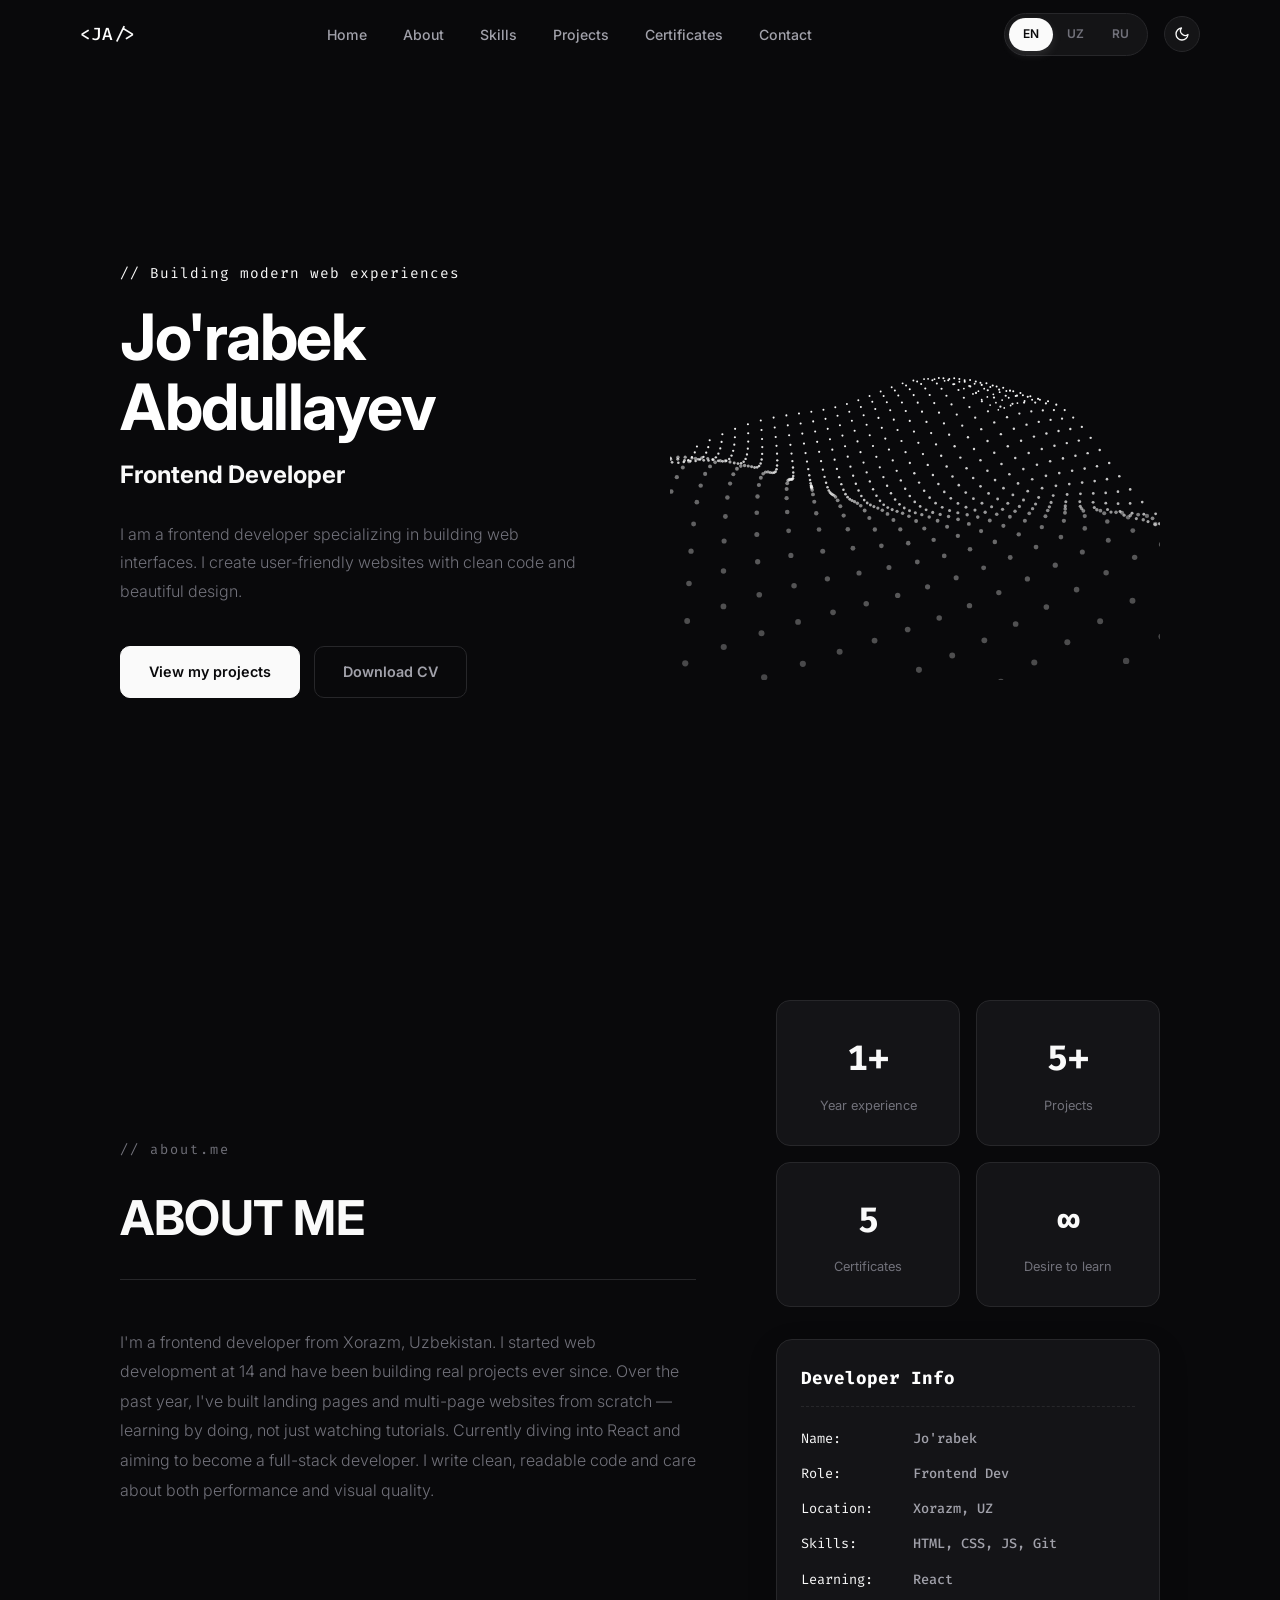
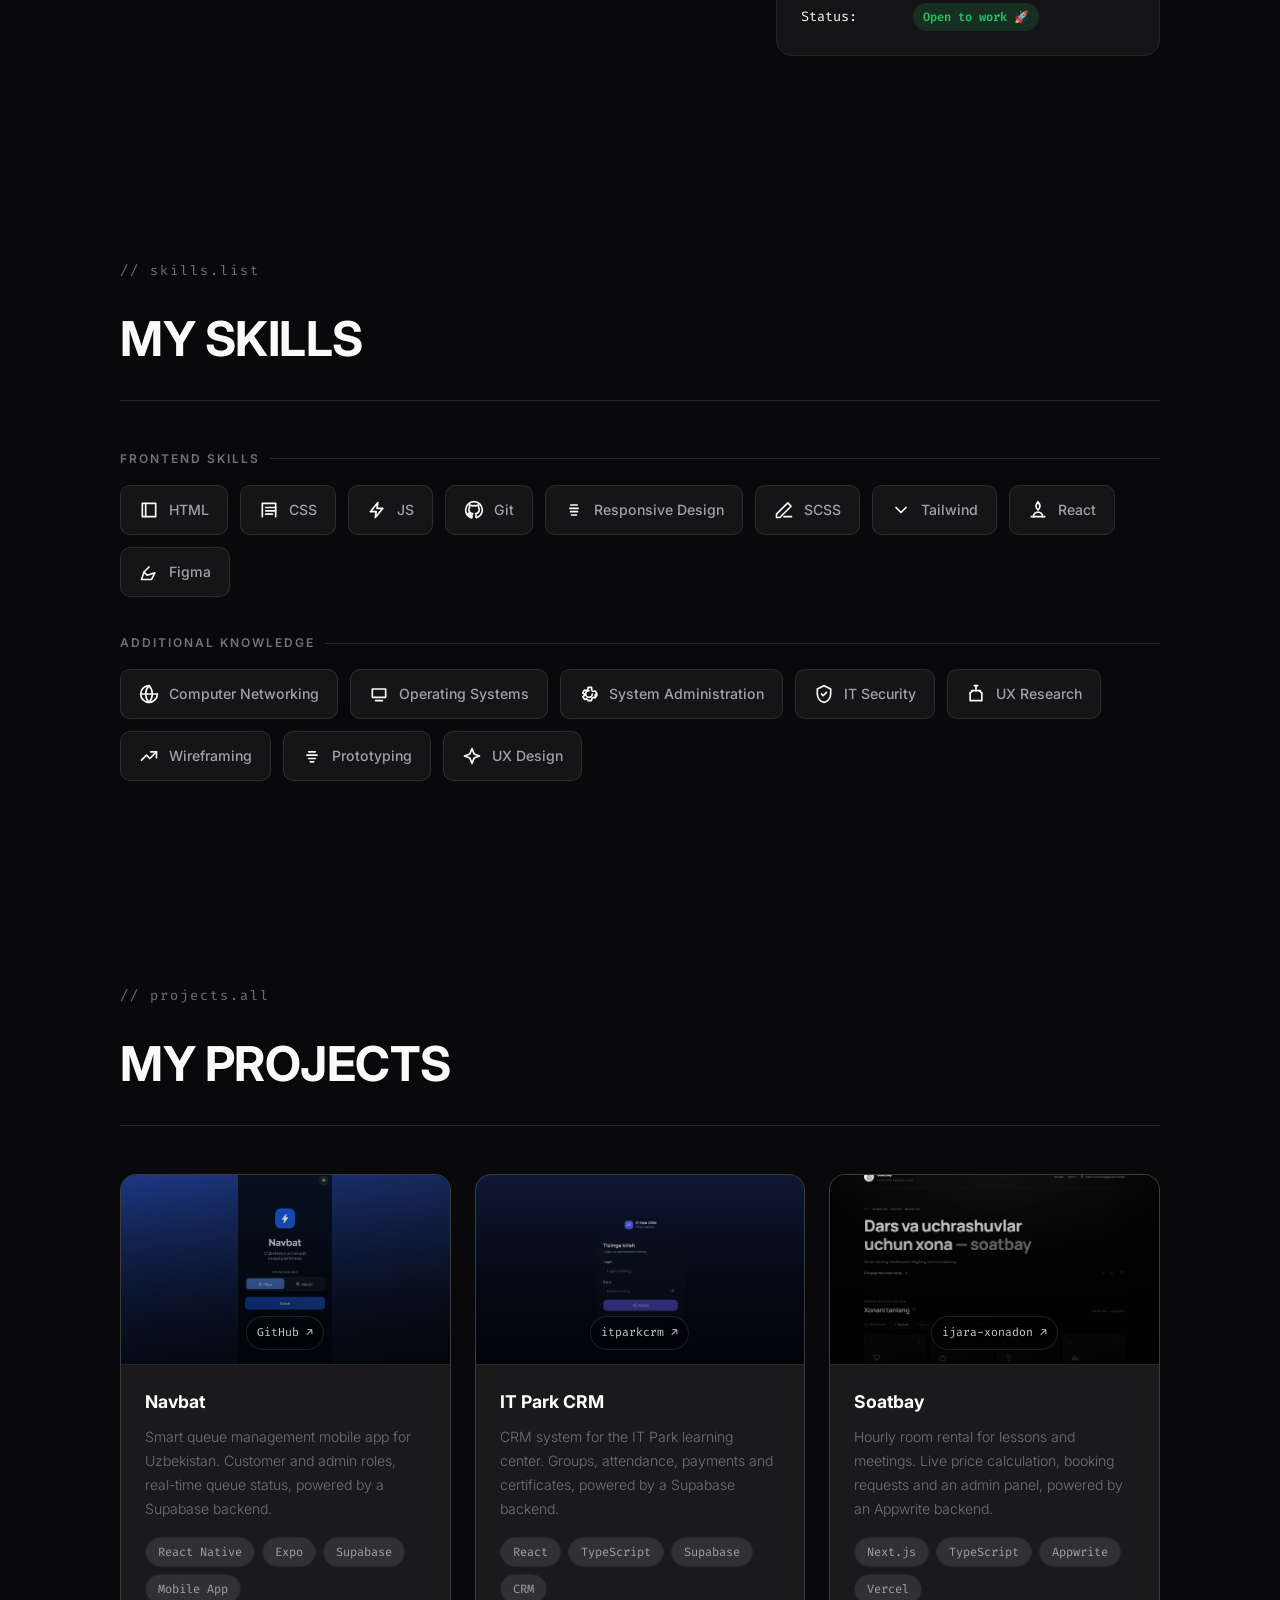
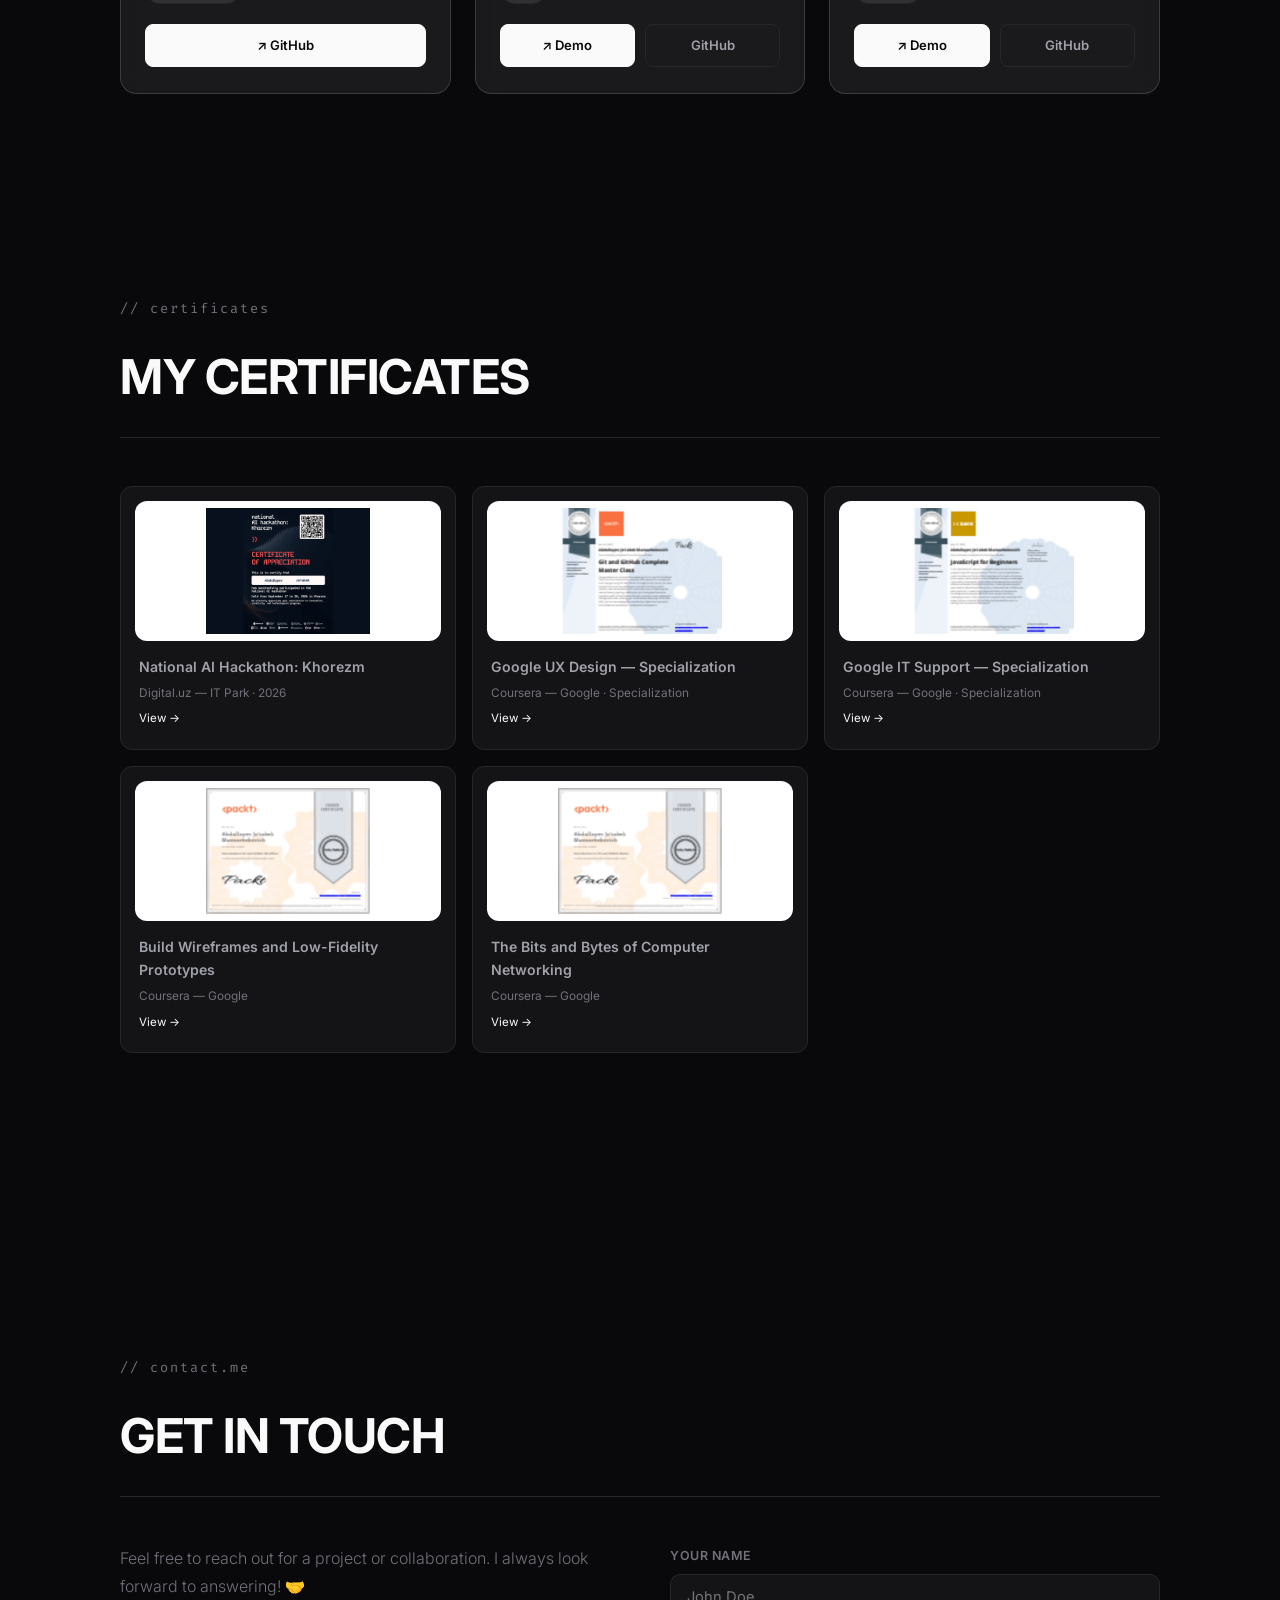
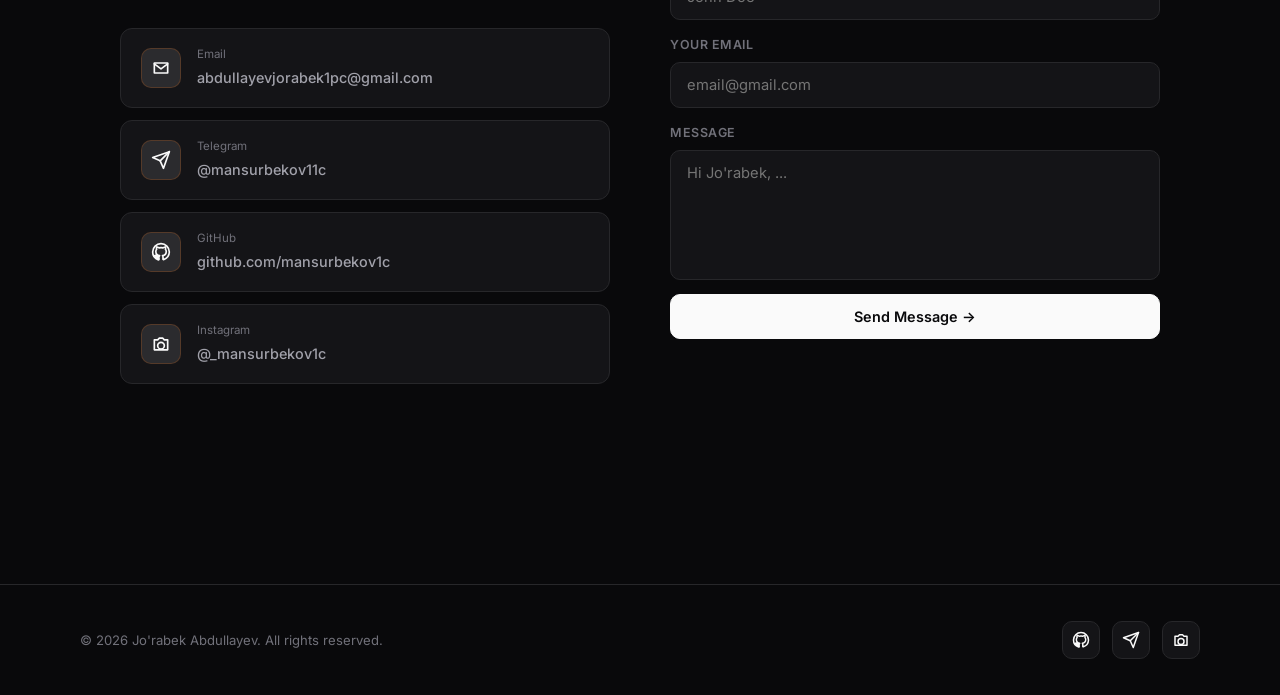
<file: index.html>
<!doctype html>
<html lang="en">
  <head>
    <meta charset="UTF-8" />
    <meta name="viewport" content="width=device-width,initial-scale=1.0" />
    <title>Jo'rabek Abdullayev — Frontend Developer</title>
    <meta
      name="description"
      content="Frontend developer specializing in building modern, user-friendly web interfaces with clean code and beautiful design."
    />
    <link rel="canonical" href="https://mansurbekovich.uz/" />
    <meta name="robots" content="index,follow" />
    <meta name="google-site-verification" content="NI9RidcP-JgAzDdfzXQ3Cwb-WMGnWXoQf0So3afGpTU" />
    <meta name="theme-color" content="#09090b" />
    <meta property="og:type" content="website" />
    <meta property="og:title" content="Jo'rabek Abdullayev — Frontend Developer" />
    <meta
      property="og:description"
      content="Frontend developer specializing in building modern, user-friendly web interfaces with clean code and beautiful design."
    />
    <meta property="og:image" content="https://mansurbekovich.uz/assets/og.png" />
    <meta property="og:image:width" content="1200" />
    <meta property="og:image:height" content="630" />
    <meta name="twitter:card" content="summary_large_image" />
    <meta name="twitter:title" content="Jo'rabek Abdullayev — Frontend Developer" />
    <meta
      name="twitter:description"
      content="Frontend developer specializing in building modern, user-friendly web interfaces with clean code and beautiful design."
    />
    <meta name="twitter:image" content="https://mansurbekovich.uz/assets/og.png" />
    <link rel="icon" href="favicon.ico" sizes="48x48" />
    <link rel="icon" type="image/png" sizes="192x192" href="assets/favicon-192.png" />
    <link rel="apple-touch-icon" href="assets/apple-touch-icon.png" />
    <link rel="preconnect" href="https://fonts.googleapis.com" />
    <link rel="preconnect" href="https://fonts.gstatic.com" crossorigin />
    <link
      href="https://fonts.googleapis.com/css2?family=Inter:wght@300;400;500;600;700&family=Fira+Code:wght@400;500&display=swap"
      rel="stylesheet"
    />
    <link rel="stylesheet" href="style.css" />
    <script type="application/ld+json">
      {
        "@context": "https://schema.org",
        "@type": "Person",
        "name": "Jo'rabek Abdullayev",
        "jobTitle": "Frontend Developer",
        "url": "https://mansurbekovich.uz/",
        "image": "https://mansurbekovich.uz/assets/og.png",
        "sameAs": [
          "https://github.com/mansurbekov1c",
          "https://t.me/mansurbekov11c",
          "https://www.instagram.com/_mansurbekov1c/"
        ]
      }
    </script>
  </head>
  <body>
    <a class="skip-link" href="#main">Skip to content</a>
    <!-- NAVBAR -->
    <nav id="navbar">
      <a class="nav-logo" href="#home"
        ><span class="br">&lt;</span>JA<span class="br">/&gt;</span></a
      >
      <ul class="nav-links">
        <li><a href="#home" data-i18n="nav_home">Home</a></li>
        <li><a href="#about" data-i18n="nav_about">About</a></li>
        <li><a href="#skills" data-i18n="nav_skills">Skills</a></li>
        <li><a href="#projects" data-i18n="nav_projects">Projects</a></li>
        <li><a href="#certs" data-i18n="nav_certs">Certificates</a></li>
        <li><a href="#contact" data-i18n="nav_contact">Contact</a></li>
      </ul>
      <div class="nav-controls">
        <div id="lang-switch" class="lang-switch">
          <span class="lang-btn active" data-lang="en">EN</span>
          <span class="lang-sep">|</span>
          <span class="lang-btn" data-lang="uz">UZ</span>
          <span class="lang-sep">|</span>
          <span class="lang-btn" data-lang="ru">RU</span>
        </div>
        <button id="theme-btn" class="theme-btn" title="Toggle Theme">
          <svg id="icon-moon" xmlns="http://www.w3.org/2000/svg" width="16" height="16" viewBox="0 0 24 24" fill="none" stroke="currentColor" stroke-width="2" stroke-linecap="round" stroke-linejoin="round"><path d="M21 12.79A9 9 0 1 1 11.21 3 7 7 0 0 0 21 12.79z"/></svg>
          <svg id="icon-sun" xmlns="http://www.w3.org/2000/svg" width="16" height="16" viewBox="0 0 24 24" fill="none" stroke="currentColor" stroke-width="2" stroke-linecap="round" stroke-linejoin="round" style="display:none"><circle cx="12" cy="12" r="5"/><line x1="12" y1="1" x2="12" y2="3"/><line x1="12" y1="21" x2="12" y2="23"/><line x1="4.22" y1="4.22" x2="5.64" y2="5.64"/><line x1="18.36" y1="18.36" x2="19.78" y2="19.78"/><line x1="1" y1="12" x2="3" y2="12"/><line x1="21" y1="12" x2="23" y2="12"/><line x1="4.22" y1="19.78" x2="5.64" y2="18.36"/><line x1="18.36" y1="5.64" x2="19.78" y2="4.22"/></svg>
        </button>
      </div>
      <button class="burger" id="burger" onclick="toggleMenu()">
        <span></span><span></span><span></span>
      </button>
    </nav>
    <div class="mobile-menu" id="mobileMenu">
      <a href="#home" onclick="closeMenu()" data-i18n="nav_home">Home</a>
      <a href="#about" onclick="closeMenu()" data-i18n="nav_about">About</a>
      <a href="#skills" onclick="closeMenu()" data-i18n="nav_skills">Skills</a>
      <a href="#projects" onclick="closeMenu()" data-i18n="nav_projects"
        >Projects</a
      >
      <a href="#certs" onclick="closeMenu()" data-i18n="nav_certs"
        >Certificates</a
      >
      <a href="#contact" onclick="closeMenu()" data-i18n="nav_contact"
        >Contact</a
      >
    </div>

    <main id="main" tabindex="-1">
    <!-- HERO -->
    <section id="home">
      <div class="reveal">
        <p class="hero-greeting" data-i18n="hero_greeting">// Building modern web experiences</p>
        <h1 class="hero-name">Jo'rabek<br />Abdullayev</h1>
        <p class="hero-role">
          <strong data-i18n="hero_role">Frontend Developer</strong>
        </p>
        <p class="hero-desc" data-i18n="hero_desc">
          I am a frontend developer specializing in building web interfaces. I
          create user-friendly websites with clean code and beautiful design.
        </p>
        <div class="hero-btns">
          <a href="#projects" class="btn btn-p" data-i18n="hero_btn_projects"
            >View my projects</a
          >
          <a
            id="cv-link"
            href="cv/cv-en.html"
            class="btn btn-s"
            target="_blank"
            rel="noopener noreferrer"
            data-i18n="hero_btn_cv"
            >Download CV</a
          >
        </div>
      </div>
      <div
        class="hero-right reveal"
        style="display: flex; justify-content: center; align-items: center"
      >
        <canvas id="hero-canvas" class="hero-canvas"></canvas>
      </div>
    </section>

    <!-- ABOUT -->
    <div class="sec-bg" id="about">
      <div class="inner">
        <div class="about-grid">
          <div class="reveal">
            <div class="tag" data-i18n="about_tag">// about.me</div>
            <h2 class="sec-title">
              <span data-i18n="about_title_1">About </span
              ><span data-i18n="about_title_2">me</span>
            </h2>
            <div class="about-text">
              <p data-i18n="about_text">
                I'm a frontend developer from Xorazm, Uzbekistan. I started web development at 14 and have been building real projects ever since. Over the past year, I've built landing pages and multi-page websites from scratch — learning by doing, not just watching tutorials. Currently diving into React and aiming to become a full-stack developer. I write clean, readable code and care about both performance and visual quality.
              </p>
            </div>
          </div>
          <div class="about-stats-container">
            <div class="about-stats reveal">
              <div class="stat-box">
                <div class="stat-num">1+</div>
                <div class="stat-label" data-i18n="stat_exp_label">
                  Year experience
                </div>
              </div>
              <div class="stat-box">
                <div class="stat-num">5+</div>
                <div class="stat-label" data-i18n="stat_proj_label">
                  Projects
                </div>
              </div>
              <div class="stat-box">
                <div class="stat-num">5</div>
                <div class="stat-label" data-i18n="stat_cert_label">
                  Certificates
                </div>
              </div>
              <div class="stat-box">
                <div class="stat-num">∞</div>
                <div class="stat-label" data-i18n="stat_learn_label">
                  Desire to learn
                </div>
              </div>
            </div>

            <div class="about-card reveal">
              <div class="ac-hdr" data-i18n="about_dev_info">
                Developer Info
              </div>
              <div class="ac-body">
                <div class="ac-row">
                  <span class="ac-label" data-i18n="info_name">Name:</span>
                  <span class="ac-val">Jo'rabek</span>
                </div>
                <div class="ac-row">
                  <span class="ac-label" data-i18n="info_role">Role:</span>
                  <span class="ac-val" data-i18n="info_role_val"
                    >Frontend Dev</span
                  >
                </div>
                <div class="ac-row">
                  <span class="ac-label" data-i18n="info_location"
                    >Location:</span
                  >
                  <span class="ac-val" data-i18n="info_loc_val"
                    >Xorazm, UZ</span
                  >
                </div>
                <div class="ac-row">
                  <span class="ac-label" data-i18n="info_skills">Skills:</span>
                  <span class="ac-val">HTML, CSS, JS, Git</span>
                </div>
                <div class="ac-row">
                  <span class="ac-label" data-i18n="info_learning"
                    >Learning:</span
                  >
                  <span class="ac-val">React</span>
                </div>
                <div class="ac-row">
                  <span class="ac-label" data-i18n="info_status">Status:</span>
                  <span class="ac-badge" data-i18n="info_available"
                    >Open to work 🚀</span
                  >
                </div>
              </div>
            </div>
          </div>
        </div>
      </div>
    </div>

    <!-- SKILLS -->
    <section class="sec" id="skills">
      <div class="tag reveal" data-i18n="skills_tag">// skills.list</div>
      <h2 class="sec-title reveal">
        <span data-i18n="skills_title_1">My </span
        ><span data-i18n="skills_title_2">Skills</span>
      </h2>
      <div class="skills-wrap">
        <div class="reveal">
          <div class="skills-group-label" data-i18n="skills_g1">
            Frontend Skills
          </div>
          <div class="skills-grid">
            <div class="skill-chip"><span class="s-icon" aria-hidden="true"><svg viewBox="0 0 24 24"><path d="M4 4h16v16H4z"/><path d="M8 20V4"/></svg></span><span class="s-name">HTML</span></div>
            <div class="skill-chip"><span class="s-icon" aria-hidden="true"><svg viewBox="0 0 24 24"><path d="M4 20V4h16v16"/><path d="M8 9h12"/><path d="M8 13h12"/><path d="M8 17h8"/></svg></span><span class="s-name">CSS</span></div>
            <div class="skill-chip"><span class="s-icon" aria-hidden="true"><svg viewBox="0 0 24 24"><path d="M13 3L4 14h7l-1 7 9-11h-7z"/></svg></span><span class="s-name">JS</span></div>
            <div class="skill-chip"><span class="s-icon" aria-hidden="true"><svg viewBox="0 0 24 24"><path d="M12 2c-5.5 0-10 4.5-10 10 0 4.4 2.9 8.1 6.9 9.4.5.1.7-.2.7-.5v-1.7c-2.8.6-3.4-1.2-3.4-1.2-.4-1.1-1-1.4-1-1.4-.9-.6.1-.6.1-.6 1 .1 1.5 1 1.5 1 .9 1.5 2.3 1.1 2.9.8.1-.7.3-1.1.6-1.4-2.2-.3-4.5-1.1-4.5-5 0-1.1.4-2 1-2.7-.1-.2-.4-1.3.1-2.7 0 0 .8-.3 2.7 1a9.4 9.4 0 0 1 4.9 0c1.9-1.3 2.7-1 2.7-1 .5 1.4.2 2.5.1 2.7.6.7 1 1.6 1 2.7 0 3.9-2.3 4.7-4.5 5 .3.3.6.8.6 1.7v2.5c0 .3.2.6.7.5A10 10 0 0 0 22 12c0-5.5-4.5-10-10-10z"/></svg></span><span class="s-name">Git</span></div>
            <div class="skill-chip"><span class="s-icon" aria-hidden="true"><svg viewBox="0 0 24 24"><path d="M8 6h8"/><path d="M7 10h10"/><path d="M8 14h8"/><path d="M9 18h6"/></svg></span><span class="s-name">Responsive Design</span></div>
            <div class="skill-chip"><span class="s-icon" aria-hidden="true"><svg viewBox="0 0 24 24"><path d="M12 20h9"/><path d="M16.5 3.5l4 4L7 21H3v-4z"/></svg></span><span class="s-name">SCSS</span></div>
            <div class="skill-chip"><span class="s-icon" aria-hidden="true"><svg viewBox="0 0 24 24"><path d="M6 9l6 6 6-6"/></svg></span><span class="s-name">Tailwind</span></div>
            <div class="skill-chip"><span class="s-icon" aria-hidden="true"><svg viewBox="0 0 24 24"><path d="M12 2c-1.6 1.9-2.4 3.7-2.4 5.4 0 2.2 1.2 3.4 2.4 4.6 1.2-1.2 2.4-2.4 2.4-4.6C14.4 5.7 13.6 3.9 12 2z"/><path d="M6.5 20c0-3 2.5-5.5 5.5-5.5S17.5 17 17.5 20"/><path d="M4 20h16"/></svg></span><span class="s-name">React</span></div>
            <div class="skill-chip"><span class="s-icon" aria-hidden="true"><svg viewBox="0 0 24 24"><path d="M3 21l3-9 4 4 9-3-4 8z"/><path d="M6 12l6-6"/></svg></span><span class="s-name">Figma</span></div>
          </div>
        </div>
        <div class="reveal">
          <div class="skills-group-label" data-i18n="skills_g2">
            Additional Knowledge
          </div>
          <div class="skills-grid">
            <div class="skill-chip"><span class="s-icon" aria-hidden="true"><svg viewBox="0 0 24 24"><path d="M12 2a10 10 0 1 0 10 10"/><path d="M2 12h20"/><path d="M12 2c2.5 2.7 4 6.1 4 10s-1.5 7.3-4 10c-2.5-2.7-4-6.1-4-10s1.5-7.3 4-10z"/></svg></span><span class="s-name">Computer Networking</span></div>
            <div class="skill-chip"><span class="s-icon" aria-hidden="true"><svg viewBox="0 0 24 24"><path d="M4 6h16v10H4z"/><path d="M8 20h8"/></svg></span><span class="s-name">Operating Systems</span></div>
            <div class="skill-chip"><span class="s-icon" aria-hidden="true"><svg viewBox="0 0 24 24"><path d="M12 8a4 4 0 1 0 4 4"/><path d="M19.4 15a7.8 7.8 0 0 0 .1-2l2-1.2-2-3.4-2.3.6a8.4 8.4 0 0 0-1.7-1L15 4h-4l-.5 2.9a8.4 8.4 0 0 0-1.7 1l-2.3-.6-2 3.4 2 1.2a7.8 7.8 0 0 0 .1 2l-2 1.2 2 3.4 2.3-.6a8.4 8.4 0 0 0 1.7 1L11 20h4l.5-2.9a8.4 8.4 0 0 0 1.7-1l2.3.6 2-3.4z"/></svg></span><span class="s-name">System Administration</span></div>
            <div class="skill-chip"><span class="s-icon" aria-hidden="true"><svg viewBox="0 0 24 24"><path d="M12 2l8 4v6c0 5-3.5 9.4-8 10-4.5-.6-8-5-8-10V6z"/><path d="M9 12l2 2 4-4"/></svg></span><span class="s-name">IT Security</span></div>
            <div class="skill-chip"><span class="s-icon" aria-hidden="true"><svg viewBox="0 0 24 24"><path d="M10 2h4"/><path d="M12 2v6"/><path d="M7 8h10"/><path d="M8 8l-3 3"/><path d="M16 8l3 3"/><path d="M5 11v9h14v-9"/></svg></span><span class="s-name">UX Research</span></div>
            <div class="skill-chip"><span class="s-icon" aria-hidden="true"><svg viewBox="0 0 24 24"><path d="M3 17l6-6 4 4 8-8"/><path d="M14 7h7v7"/></svg></span><span class="s-name">Wireframing</span></div>
            <div class="skill-chip"><span class="s-icon" aria-hidden="true"><svg viewBox="0 0 24 24"><path d="M8 7h8"/><path d="M6 11h12"/><path d="M8 15h8"/><path d="M10 19h4"/></svg></span><span class="s-name">Prototyping</span></div>
            <div class="skill-chip"><span class="s-icon" aria-hidden="true"><svg viewBox="0 0 24 24"><path d="M12 3l2.5 6.5L21 12l-6.5 2.5L12 21l-2.5-6.5L3 12l6.5-2.5z"/></svg></span><span class="s-name">UX Design</span></div>
          </div>
        </div>
      </div>
    </section>


    <!-- PROJECTS -->
    <div class="sec-bg" id="projects">
      <div class="inner">
        <div class="tag reveal" data-i18n="projects_tag">// projects.all</div>
        <h2 class="sec-title reveal">
          <span data-i18n="projects_title_1">My </span
          ><span data-i18n="projects_title_2">Projects</span>
        </h2>
        <div class="projects-grid">
          <div class="project-card reveal" data-archived>
            <a
              href="https://first-project-8flm.vercel.app/"
              target="_blank"
              rel="noopener noreferrer"
              class="project-thumb"
              style="background: var(--grad1)"
            >
              <img
                class="project-thumb-img"
                src="assets/projects/first-project.png"
                alt="First Project preview"
                loading="lazy"
                decoding="async"
              />
              <span class="p-url">first-project ↗</span>
            </a>
            <div class="project-body">
              <div class="project-name">First Project</div>
              <p class="project-desc" data-i18n="proj_desc_1">
                Landing page for an online education platform. The first full
                web project created from scratch.
              </p>
              <div class="project-tags">
                <span class="p-tag">HTML</span><span class="p-tag">CSS</span
                ><span class="p-tag">Landing Page</span>
              </div>
              <div class="project-links">
                <a
                  href="https://first-project-8flm.vercel.app/"
                  target="_blank"
                  rel="noopener noreferrer"
                  class="p-link p-link-demo"
                  aria-label="Open First Project demo (opens in a new tab)"
                  >↗ Demo</a
                >
                <a
                  href="https://github.com/mansurbekov1c/FirstProject"
                  target="_blank"
                  rel="noopener noreferrer"
                  class="p-link p-link-code"
                  aria-label="Open First Project source code on GitHub (opens in a new tab)"
                  >GitHub</a
                >
              </div>
            </div>
          </div>

          <div class="project-card reveal" data-archived>
            <a
              href="https://boldo-bice.vercel.app/"
              target="_blank"
              rel="noopener noreferrer"
              class="project-thumb"
              style="background: var(--grad2)"
            >
              <img
                class="project-thumb-img"
                src="assets/projects/boldo.png"
                alt="Boldo preview"
                loading="lazy"
                decoding="async"
              />
              <span class="p-url">boldo ↗</span>
            </a>
            <div class="project-body">
              <div class="project-name">Boldo</div>
              <p class="project-desc" data-i18n="proj_desc_2">
                Complete multi-page business website template with Home, About,
                and Blog sections.
              </p>
              <div class="project-tags">
                <span class="p-tag">HTML</span><span class="p-tag">CSS</span
                ><span class="p-tag">Multi-page</span>
              </div>
              <div class="project-links">
                <a
                  href="https://boldo-bice.vercel.app/"
                  target="_blank"
                  rel="noopener noreferrer"
                  class="p-link p-link-demo"
                  aria-label="Open Boldo demo (opens in a new tab)"
                  >↗ Demo</a
                >
                <a
                  href="https://github.com/mansurbekov1c/Boldo"
                  target="_blank"
                  rel="noopener noreferrer"
                  class="p-link p-link-code"
                  aria-label="Open Boldo source code on GitHub (opens in a new tab)"
                  >GitHub</a
                >
              </div>
            </div>
          </div>

          <div class="project-card reveal" data-archived>
            <a
              href="https://monito-ten.vercel.app/"
              target="_blank"
              rel="noopener noreferrer"
              class="project-thumb"
              style="background: var(--grad3)"
            >
              <img
                class="project-thumb-img"
                src="assets/projects/monito.png"
                alt="Monito preview"
                loading="lazy"
                decoding="async"
              />
              <span class="p-url">monito ↗</span>
            </a>
            <div class="project-body">
              <div class="project-name">Monito</div>
              <p class="project-desc" data-i18n="proj_desc_3">
                Pet store website. Product catalog and modern responsive design.
              </p>
              <div class="project-tags">
                <span class="p-tag">HTML</span><span class="p-tag">CSS</span
                ><span class="p-tag">E-commerce UI</span>
              </div>
              <div class="project-links">
                <a
                  href="https://monito-ten.vercel.app/"
                  target="_blank"
                  rel="noopener noreferrer"
                  class="p-link p-link-demo"
                  aria-label="Open Monito demo (opens in a new tab)"
                  >↗ Demo</a
                >
                <a
                  href="https://github.com/mansurbekov1c/Monito"
                  target="_blank"
                  rel="noopener noreferrer"
                  class="p-link p-link-code"
                  aria-label="Open Monito source code on GitHub (opens in a new tab)"
                  >GitHub</a
                >
              </div>
            </div>
          </div>

          <div class="project-card reveal" data-archived>
            <a
              href="https://blog-title-three.vercel.app/"
              target="_blank"
              rel="noopener noreferrer"
              class="project-thumb"
              style="background: var(--grad4)"
            >
              <img
                class="project-thumb-img"
                src="assets/projects/blog-title.png"
                alt="Blog Title preview"
                loading="lazy"
                decoding="async"
              />
              <span class="p-url">blog-title ↗</span>
            </a>
            <div class="project-body">
              <div class="project-name">Blog Title</div>
              <p class="project-desc" data-i18n="proj_desc_4">
                Modern blog page focused on typography and content design.
              </p>
              <div class="project-tags">
                <span class="p-tag">HTML</span><span class="p-tag">CSS</span
                ><span class="p-tag">Blog</span>
              </div>
              <div class="project-links">
                <a
                  href="https://blog-title-three.vercel.app/"
                  target="_blank"
                  rel="noopener noreferrer"
                  class="p-link p-link-demo"
                  aria-label="Open Blog Title demo (opens in a new tab)"
                  >↗ Demo</a
                >
                <a
                  href="https://github.com/mansurbekov1c/Blog-Title"
                  target="_blank"
                  rel="noopener noreferrer"
                  class="p-link p-link-code"
                  aria-label="Open Blog Title source code on GitHub (opens in a new tab)"
                  >GitHub</a
                >
              </div>
            </div>
          </div>

          <div class="project-card reveal" data-archived>
            <a
              href="https://designer-nine-beryl.vercel.app/"
              target="_blank"
              rel="noopener noreferrer"
              class="project-thumb"
              style="background: var(--grad5)"
            >
              <img
                class="project-thumb-img"
                src="assets/projects/designer.png"
                alt="Designer preview"
                loading="lazy"
                decoding="async"
              />
              <span class="p-url">designer ↗</span>
            </a>
            <div class="project-body">
              <div class="project-name">Designer</div>
              <p class="project-desc" data-i18n="proj_desc_5">
                Design project exploring creative UI composition and visual
                aesthetics.
              </p>
              <div class="project-tags">
                <span class="p-tag">HTML</span><span class="p-tag">CSS</span
                ><span class="p-tag">UI Design</span>
              </div>
              <div class="project-links">
                <a
                  href="https://designer-nine-beryl.vercel.app/"
                  target="_blank"
                  rel="noopener noreferrer"
                  class="p-link p-link-demo"
                  aria-label="Open Designer demo (opens in a new tab)"
                  >↗ Demo</a
                >
                <a
                  href="https://github.com/mansurbekov1c/Designer"
                  target="_blank"
                  rel="noopener noreferrer"
                  class="p-link p-link-code"
                  aria-label="Open Designer source code on GitHub (opens in a new tab)"
                  >GitHub</a
                >
              </div>
            </div>
          </div> 

          <div class="project-card reveal" data-archived>
            <a
              href="https://liquid-glass-kappa.vercel.app/"
              target="_blank"
              rel="noopener noreferrer"
              class="project-thumb"
              style="background: var(--grad6)"
            >
              <img
                class="project-thumb-img"
                src="assets/projects/liquid-glass.png"
                alt="Liquid Glass preview"
                loading="lazy"
                decoding="async"
              />
              <span class="p-url">liquid-glass ↗</span>
            </a>
            <div class="project-body">
              <div class="project-name">Liquid Glass</div>
              <p class="project-desc" data-i18n="proj_desc_6">
                Interactive liquid glass morphism UI effect built with pure
                CSS and JavaScript animations.
              </p>
              <div class="project-tags">
                <span class="p-tag">HTML</span><span class="p-tag">CSS</span
                ><span class="p-tag">JavaScript</span><span class="p-tag">CSS Effects</span>
              </div>
              <div class="project-links">
                <a
                  href="https://liquid-glass-kappa.vercel.app/"
                  target="_blank"
                  rel="noopener noreferrer"
                  class="p-link p-link-demo"
                  aria-label="Open Liquid Glass demo (opens in a new tab)"
                  >↗ Demo</a
                >
                <a
                  href="https://github.com/mansurbekov1c/Liquid-Glass"
                  target="_blank"
                  rel="noopener noreferrer"
                  class="p-link p-link-code"
                  aria-label="Open Liquid Glass source code on GitHub (opens in a new tab)"
                  >GitHub</a
                >
              </div>
            </div>
          </div>

          <div class="project-card reveal">
            <a
              href="https://github.com/mansurbekov1c/smart_queue"
              target="_blank"
              rel="noopener noreferrer"
              class="project-thumb project-thumb-mobile"
              style="background: linear-gradient(160deg, #1e3a8a, #0b1220)"
            >
              <img
                class="project-thumb-img"
                src="assets/projects/smart-queue.png"
                alt="Navbat mobile app preview"
                loading="lazy"
                decoding="async"
              />
              <span class="p-url">GitHub ↗</span>
            </a>
            <div class="project-body">
              <div class="project-name">Navbat</div>
              <p class="project-desc" data-i18n="proj_desc_7">
                Smart queue management mobile app for Uzbekistan. Customer
                and admin roles, real-time queue status, powered by a
                Supabase backend.
              </p>
              <div class="project-tags">
                <span class="p-tag">React Native</span
                ><span class="p-tag">Expo</span
                ><span class="p-tag">Supabase</span
                ><span class="p-tag">Mobile App</span>
              </div>
              <div class="project-links">
                <a
                  href="https://github.com/mansurbekov1c/smart_queue"
                  target="_blank"
                  rel="noopener noreferrer"
                  class="p-link p-link-demo"
                  aria-label="Open Navbat source code on GitHub (opens in a new tab)"
                  >↗ GitHub</a
                >
              </div>
            </div>
          </div>

          <div class="project-card reveal">
            <a
              href="https://itparkcrm.vercel.app/"
              target="_blank"
              rel="noopener noreferrer"
              class="project-thumb"
              style="background: linear-gradient(160deg, #4f46e5, #0b1120)"
            >
              <img
                class="project-thumb-img"
                src="assets/projects/itpark-crm.png"
                alt="IT Park CRM preview"
                loading="lazy"
                decoding="async"
              />
              <span class="p-url">itparkcrm ↗</span>
            </a>
            <div class="project-body">
              <div class="project-name">IT Park CRM</div>
              <p class="project-desc" data-i18n="proj_desc_8">
                CRM system for the IT Park learning center. Groups,
                attendance, payments and certificates, powered by a
                Supabase backend.
              </p>
              <div class="project-tags">
                <span class="p-tag">React</span
                ><span class="p-tag">TypeScript</span
                ><span class="p-tag">Supabase</span
                ><span class="p-tag">CRM</span>
              </div>
              <div class="project-links">
                <a
                  href="https://itparkcrm.vercel.app/"
                  target="_blank"
                  rel="noopener noreferrer"
                  class="p-link p-link-demo"
                  aria-label="Open IT Park CRM demo (opens in a new tab)"
                  >↗ Demo</a
                >
                <a
                  href="https://github.com/mansurbekov1c/IT_Park_CRM"
                  target="_blank"
                  rel="noopener noreferrer"
                  class="p-link p-link-code"
                  aria-label="Open IT Park CRM source code on GitHub (opens in a new tab)"
                  >GitHub</a
                >
              </div>
            </div>
          </div>

          <div class="project-card reveal">
            <a
              href="https://ijara-xonadon.vercel.app/"
              target="_blank"
              rel="noopener noreferrer"
              class="project-thumb"
              style="background: linear-gradient(160deg, #27272a, #0a0a0a)"
            >
              <img
                class="project-thumb-img"
                src="assets/projects/ijara-xonadon.png"
                alt="Soatbay room rental preview"
                loading="lazy"
                decoding="async"
              />
              <span class="p-url">ijara-xonadon ↗</span>
            </a>
            <div class="project-body">
              <div class="project-name">Soatbay</div>
              <p class="project-desc" data-i18n="proj_desc_9">
                Hourly room rental for lessons and meetings. Live price
                calculation, booking requests and an admin panel, powered
                by an Appwrite backend.
              </p>
              <div class="project-tags">
                <span class="p-tag">Next.js</span
                ><span class="p-tag">TypeScript</span
                ><span class="p-tag">Appwrite</span
                ><span class="p-tag">Vercel</span>
              </div>
              <div class="project-links">
                <a
                  href="https://ijara-xonadon.vercel.app/"
                  target="_blank"
                  rel="noopener noreferrer"
                  class="p-link p-link-demo"
                  aria-label="Open Soatbay demo (opens in a new tab)"
                  >↗ Demo</a
                >
                <a
                  href="https://github.com/mansurbekov1c/Ijara_Xonadon"
                  target="_blank"
                  rel="noopener noreferrer"
                  class="p-link p-link-code"
                  aria-label="Open Soatbay source code on GitHub (opens in a new tab)"
                  >GitHub</a
                >
              </div>
            </div>
          </div>
        </div>
      </div>
    </div>

    <!-- CERTIFICATES -->
    <section class="sec" id="certs">
      <div class="tag reveal" data-i18n="certs_tag">// certificates</div>
      <h2 class="sec-title reveal">
        <span data-i18n="certs_title_1">My </span
        ><span data-i18n="certs_title_2">Certificates</span>
      </h2>
      <div class="certs-grid">
        <a
          href="https://eventflow.uz/uz/certificates/verify?code=91d8d729-4bbb-4caf-8e4d-77709947347f"
          target="_blank"
          class="cert-card reveal"
          rel="noopener noreferrer"
        >
          <img
            class="cert-thumb"
            src="assets/certs/national-ai-hackathon-khorezm.png"
            alt="National AI Hackathon: Khorezm certificate preview"
            loading="lazy"
            decoding="async"
          />
          <div class="cert-meta">
            <div class="cert-title">National AI Hackathon: Khorezm</div>
            <div class="cert-issuer">Digital.uz — IT Park · 2026</div>
            <div class="cert-view" data-i18n="cert_view">View →</div>
          </div>
        </a>
        <a
          href="https://www.coursera.org/account/accomplishments/specialization/certificate/RH8HIBUAZWJE"
          target="_blank"
          class="cert-card reveal"
          rel="noopener noreferrer"
        >
          <img
            class="cert-thumb"
            src="assets/certs/RH8HIBUAZWJE.png"
            alt="Google UX Design — Specialization certificate preview"
            loading="lazy"
            decoding="async"
          />
          <div class="cert-meta">
            <div class="cert-title">Google UX Design — Specialization</div>
            <div class="cert-issuer">Coursera — Google · Specialization</div>
            <div class="cert-view" data-i18n="cert_view">View →</div>
          </div>
        </a>
        <a
          href="https://www.coursera.org/account/accomplishments/specialization/certificate/PN7QUSXFVRCX"
          target="_blank"
          class="cert-card reveal"
          rel="noopener noreferrer"
        >
          <img
            class="cert-thumb"
            src="assets/certs/PN7QUSXFVRCX.png"
            alt="Google IT Support — Specialization certificate preview"
            loading="lazy"
            decoding="async"
          />
          <div class="cert-meta">
            <div class="cert-title">Google IT Support — Specialization</div>
            <div class="cert-issuer">Coursera — Google · Specialization</div>
            <div class="cert-view" data-i18n="cert_view">View →</div>
          </div>
        </a>
        <a
          href="https://www.coursera.org/account/accomplishments/certificate/2IR8825PSDSM"
          target="_blank"
          class="cert-card reveal"
          rel="noopener noreferrer"
        >
          <img
            class="cert-thumb"
            src="assets/certs/2IR8825PSDSM.png"
            alt="Build Wireframes and Low-Fidelity Prototypes certificate preview"
            loading="lazy"
            decoding="async"
          />
          <div class="cert-meta">
            <div class="cert-title">
              Build Wireframes and Low-Fidelity Prototypes
            </div>
            <div class="cert-issuer">Coursera — Google</div>
            <div class="cert-view" data-i18n="cert_view">View →</div>
          </div>
        </a>
        <a
          href="https://www.coursera.org/account/accomplishments/certificate/V7DHHCYKN3LQ"
          target="_blank"
          class="cert-card reveal"
          rel="noopener noreferrer"
        >
          <img
            class="cert-thumb"
            src="assets/certs/V7DHHCYKN3LQ.png"
            alt="The Bits and Bytes of Computer Networking certificate preview"
            loading="lazy"
            decoding="async"
          />
          <div class="cert-meta">
            <div class="cert-title">
              The Bits and Bytes of Computer Networking
            </div>
            <div class="cert-issuer">Coursera — Google</div>
            <div class="cert-view" data-i18n="cert_view">View →</div>
          </div>
        </a>
        <a
          href="https://www.coursera.org/account/accomplishments/certificate/AM508LP0ALTB"
          target="_blank"
          class="cert-card reveal"
          data-archived
          rel="noopener noreferrer"
        >
          <img
            class="cert-thumb"
            src="assets/certs/AM508LP0ALTB.png"
            alt="Technical Support Fundamentals certificate preview"
            loading="lazy"
            decoding="async"
          />
          <div class="cert-meta">
            <div class="cert-title">Technical Support Fundamentals</div>
            <div class="cert-issuer">Coursera — Google</div>
            <div class="cert-view" data-i18n="cert_view">View →</div>
          </div>
        </a>
        <a
          href="https://www.coursera.org/account/accomplishments/certificate/7TSFQZJ6SSXI"
          target="_blank"
          class="cert-card reveal"
          data-archived
          rel="noopener noreferrer"
        >
          <img
            class="cert-thumb"
            src="assets/certs/7TSFQZJ6SSXI.png"
            alt="Operating Systems and You certificate preview"
            loading="lazy"
            decoding="async"
          />
          <div class="cert-meta">
            <div class="cert-title">Operating Systems and You</div>
            <div class="cert-issuer">Coursera — Google</div>
            <div class="cert-view" data-i18n="cert_view">View →</div>
          </div>
        </a>
        <a
          href="https://www.coursera.org/account/accomplishments/certificate/UT5W324DUAGG"
          target="_blank"
          class="cert-card reveal"
          data-archived
          rel="noopener noreferrer"
        >
          <img
            class="cert-thumb"
            src="assets/certs/UT5W324DUAGG.png"
            alt="System Administration and IT Infrastructure certificate preview"
            loading="lazy"
            decoding="async"
          />
          <div class="cert-meta">
            <div class="cert-title">
              System Administration and IT Infrastructure
            </div>
            <div class="cert-issuer">Coursera — Google</div>
            <div class="cert-view" data-i18n="cert_view">View →</div>
          </div>
        </a>
        <a
          href="https://www.coursera.org/account/accomplishments/certificate/V0FT3ONWY4LL"
          target="_blank"
          class="cert-card reveal"
          data-archived
          rel="noopener noreferrer"
        >
          <img
            class="cert-thumb"
            src="assets/certs/V0FT3ONWY4LL.png"
            alt="IT Security: Defense Against Digital Dark Arts certificate preview"
            loading="lazy"
            decoding="async"
          />
          <div class="cert-meta">
            <div class="cert-title">
              IT Security: Defense Against Digital Dark Arts
            </div>
            <div class="cert-issuer">Coursera — Google</div>
            <div class="cert-view" data-i18n="cert_view">View →</div>
          </div>
        </a>
        <a
          href="https://www.coursera.org/account/accomplishments/certificate/0F3QQQ6FWSLO"
          target="_blank"
          class="cert-card reveal"
          data-archived
          rel="noopener noreferrer"
        >
          <img
            class="cert-thumb"
            src="assets/certs/0F3QQQ6FWSLO.png"
            alt="Foundations of User Experience Design certificate preview"
            loading="lazy"
            decoding="async"
          />
          <div class="cert-meta">
            <div class="cert-title">Foundations of User Experience Design</div>
            <div class="cert-issuer">Coursera — Google</div>
            <div class="cert-view" data-i18n="cert_view">View →</div>
          </div>
        </a>
        <a
          href="https://www.coursera.org/account/accomplishments/certificate/1LPPSTWI8QQQ"
          target="_blank"
          class="cert-card reveal"
          data-archived
          rel="noopener noreferrer"
        >
          <img
            class="cert-thumb"
            src="assets/certs/1LPPSTWI8QQQ.png"
            alt="Start the UX Design Process certificate preview"
            loading="lazy"
            decoding="async"
          />
          <div class="cert-meta">
            <div class="cert-title">Start the UX Design Process</div>
            <div class="cert-issuer">Coursera — Google</div>
            <div class="cert-view" data-i18n="cert_view">View →</div>
          </div>
        </a>
        <a
          href="https://www.coursera.org/account/accomplishments/certificate/WXM5IWE9PVRA"
          target="_blank"
          class="cert-card reveal"
          data-archived
          rel="noopener noreferrer"
        >
          <img
            class="cert-thumb"
            src="assets/certs/WXM5IWE9PVRA.png"
            alt="Conduct UX Research and Test Early Concepts certificate preview"
            loading="lazy"
            decoding="async"
          />
          <div class="cert-meta">
            <div class="cert-title">
              Conduct UX Research and Test Early Concepts
            </div>
            <div class="cert-issuer">Coursera — Google</div>
            <div class="cert-view" data-i18n="cert_view">View →</div>
          </div>
        </a>
      </div>
    </section>

    <!-- CONTACT -->
    <div class="sec-bg" id="contact">
      <div class="inner" style="padding-top: 100px; padding-bottom: 100px">
        <div class="tag reveal" data-i18n="contact_tag">// contact.me</div>
        <h2 class="sec-title reveal">
          <span data-i18n="contact_title_1">Get in </span
          ><span data-i18n="contact_title_2">Touch</span>
        </h2>
        <div class="contact-wrap">
          <div class="reveal">
            <p class="contact-intro" data-i18n="contact_intro">
              Feel free to reach out for a project or collaboration. I always
              look forward to answering! 🤝
            </p>
            <div class="contact-links">
              <a href="mailto:abdullayevjorabek1pc@gmail.com" class="c-link">
                <div class="c-icon" aria-hidden="true"><svg viewBox="0 0 24 24"><path d="M4 6h16v12H4z"/><path d="M4 7l8 6 8-6"/></svg></div>
                <div>
                  <div class="c-type">Email</div>
                  <div class="c-val">abdullayevjorabek1pc@gmail.com</div>
                </div>
              </a>
              <a
                href="https://t.me/mansurbekov11c"
                target="_blank"
                class="c-link"
                rel="noopener noreferrer"
              >
                <div class="c-icon" aria-hidden="true"><svg viewBox="0 0 24 24"><path d="M22 2L11 13"/><path d="M22 2l-7 20-4-9-9-4z"/></svg></div>
                <div>
                  <div class="c-type">Telegram</div>
                  <div class="c-val">@mansurbekov11c</div>
                </div>
              </a>
              <a
                href="https://github.com/mansurbekov1c"
                target="_blank"
                class="c-link"
                rel="noopener noreferrer"
              >
                <div class="c-icon" aria-hidden="true"><svg viewBox="0 0 24 24"><path d="M12 2c-5.5 0-10 4.5-10 10 0 4.4 2.9 8.1 6.9 9.4.5.1.7-.2.7-.5v-1.7c-2.8.6-3.4-1.2-3.4-1.2-.4-1.1-1-1.4-1-1.4-.9-.6.1-.6.1-.6 1 .1 1.5 1 1.5 1 .9 1.5 2.3 1.1 2.9.8.1-.7.3-1.1.6-1.4-2.2-.3-4.5-1.1-4.5-5 0-1.1.4-2 1-2.7-.1-.2-.4-1.3.1-2.7 0 0 .8-.3 2.7 1a9.4 9.4 0 0 1 4.9 0c1.9-1.3 2.7-1 2.7-1 .5 1.4.2 2.5.1 2.7.6.7 1 1.6 1 2.7 0 3.9-2.3 4.7-4.5 5 .3.3.6.8.6 1.7v2.5c0 .3.2.6.7.5A10 10 0 0 0 22 12c0-5.5-4.5-10-10-10z"/></svg></div>
                <div>
                  <div class="c-type">GitHub</div>
                  <div class="c-val">github.com/mansurbekov1c</div>
                </div>
              </a>
              <a
                href="https://www.instagram.com/_mansurbekov1c/"
                target="_blank"
                class="c-link"
                rel="noopener noreferrer"
              >
                <div class="c-icon" aria-hidden="true"><svg viewBox="0 0 24 24"><path d="M4 7h4l2-2h4l2 2h4v12H4z"/><path d="M12 18a4 4 0 1 0-4-4 4 4 0 0 0 4 4z"/></svg></div>
                <div>
                  <div class="c-type">Instagram</div>
                  <div class="c-val">@_mansurbekov1c</div>
                </div>
              </a>
            </div>
          </div>

          <div class="form reveal">
            <div class="fg">
              <label data-i18n="contact_form_name">Your Name</label>
              <input
                type="text"
                id="cn"
                placeholder="John Doe"
                data-i18n-ph="form_ph_name"
              />
            </div>
            <div class="fg">
              <label data-i18n="contact_form_email">Your Email</label>
              <input type="email" id="ce" placeholder="email@gmail.com" />
            </div>
            <div class="fg">
              <label data-i18n="contact_form_msg">Message</label>
              <textarea
                id="cm"
                placeholder="Hi Jo'rabek, ..."
                data-i18n-ph="form_ph_msg"
              ></textarea>
            </div>
            <button
              class="btn btn-p"
              id="sendBtn"
              onclick="sendForm()"
              style="width: 100%; justify-content: center"
            >
              <span data-i18n="contact_btn">Send Message →</span>
            </button>
            <div class="form-msg form-ok" id="formOk" data-i18n="form_ok">
              ✅ Message sent! I will reply shortly.
            </div>
            <div class="form-msg form-err" id="formErr" data-i18n="form_err">
              ❌ An error occurred. Please write directly via Telegram or email.
            </div>
            <div
              class="form-msg form-loading"
              id="formLoad"
              data-i18n="form_loading"
            >
              ⏳ Sending...
            </div>
          </div>
        </div>
      </div>
    </div>
    </main>

    <!-- FOOTER -->
    <footer>
      <p class="footer-copy" data-i18n="footer_copy"></p>
      <div class="footer-socials">
        <a
          href="https://github.com/mansurbekov1c"
          target="_blank"
          class="social-btn"
          title="GitHub"
          rel="noopener noreferrer"
          aria-label="GitHub"
          ><svg aria-hidden="true" viewBox="0 0 24 24"><path d="M12 2c-5.5 0-10 4.5-10 10 0 4.4 2.9 8.1 6.9 9.4.5.1.7-.2.7-.5v-1.7c-2.8.6-3.4-1.2-3.4-1.2-.4-1.1-1-1.4-1-1.4-.9-.6.1-.6.1-.6 1 .1 1.5 1 1.5 1 .9 1.5 2.3 1.1 2.9.8.1-.7.3-1.1.6-1.4-2.2-.3-4.5-1.1-4.5-5 0-1.1.4-2 1-2.7-.1-.2-.4-1.3.1-2.7 0 0 .8-.3 2.7 1a9.4 9.4 0 0 1 4.9 0c1.9-1.3 2.7-1 2.7-1 .5 1.4.2 2.5.1 2.7.6.7 1 1.6 1 2.7 0 3.9-2.3 4.7-4.5 5 .3.3.6.8.6 1.7v2.5c0 .3.2.6.7.5A10 10 0 0 0 22 12c0-5.5-4.5-10-10-10z"/></svg></a
        >
        <a
          href="https://t.me/mansurbekov11c"
          target="_blank"
          class="social-btn"
          title="Telegram"
          rel="noopener noreferrer"
          aria-label="Telegram"
          ><svg aria-hidden="true" viewBox="0 0 24 24"><path d="M22 2L11 13"/><path d="M22 2l-7 20-4-9-9-4z"/></svg></a
        >
        <a
          href="https://www.instagram.com/_mansurbekov1c/"
          target="_blank"
          class="social-btn"
          title="Instagram"
          rel="noopener noreferrer"
          aria-label="Instagram"
          ><svg aria-hidden="true" viewBox="0 0 24 24"><path d="M4 7h4l2-2h4l2 2h4v12H4z"/><path d="M12 18a4 4 0 1 0-4-4 4 4 0 0 0 4 4z"/></svg></a
        >
      </div>
    </footer>

    <script src="main.js"></script>
  </body>
</html>
</file>
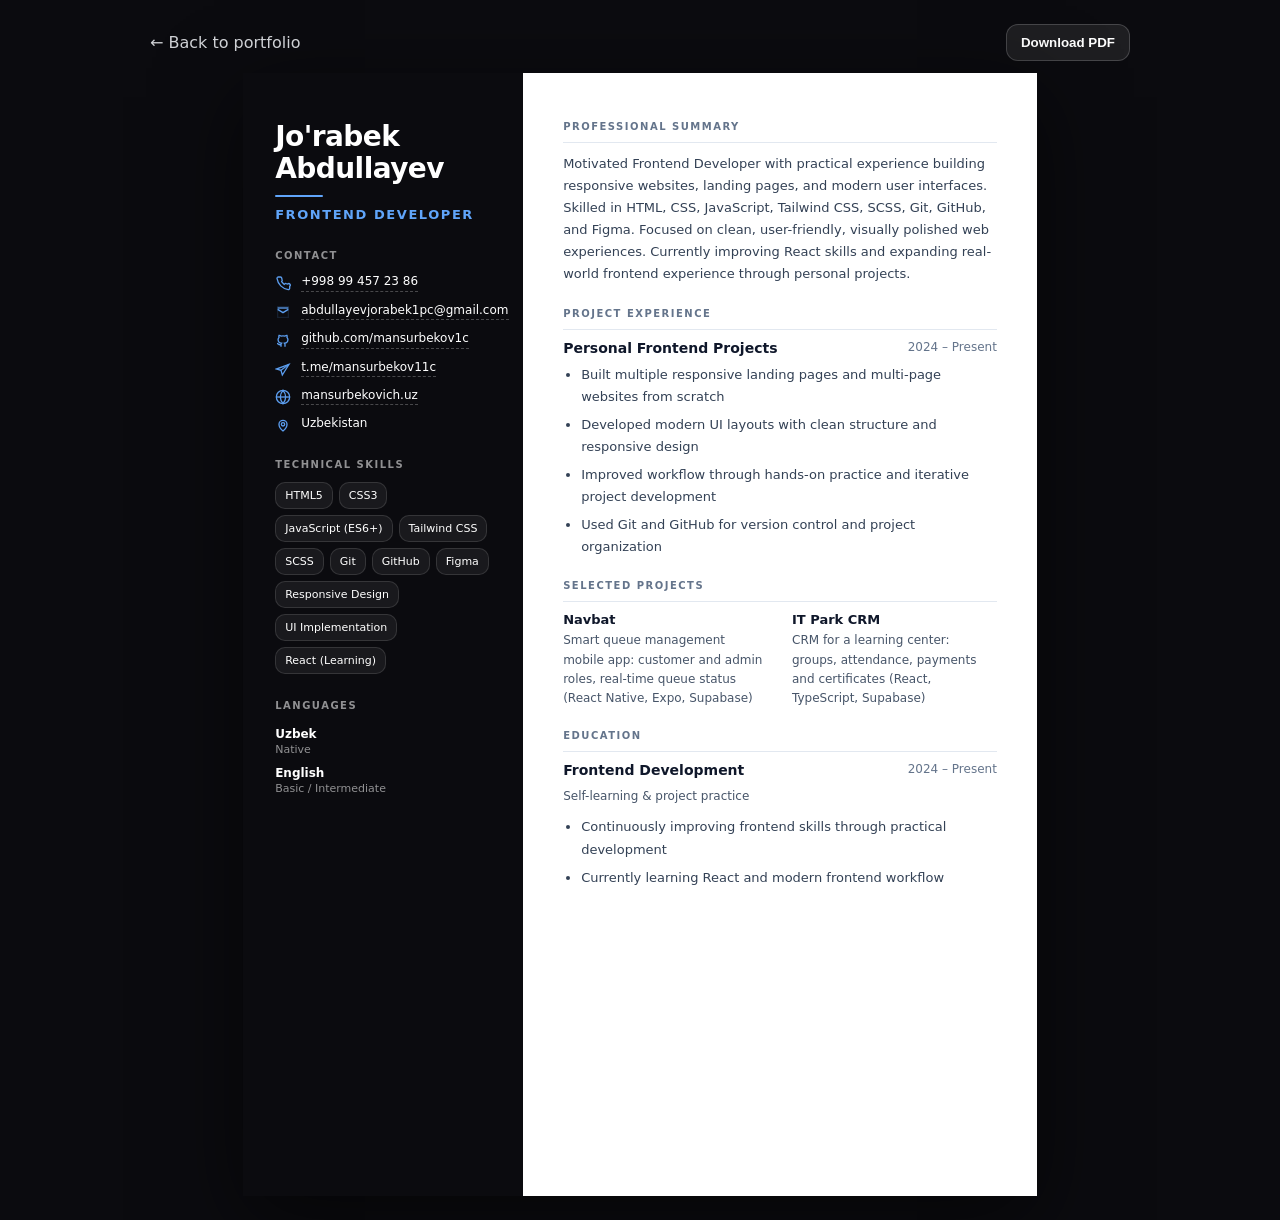
<file: cv/cv-en.html>
<!doctype html>
<html lang="en">
  <head>
    <meta charset="UTF-8" />
    <meta name="viewport" content="width=device-width, initial-scale=1.0" />
    <title>Jo'rabek Abdullayev — CV (EN)</title>
    <link rel="icon" href="../favicon.ico" sizes="48x48" />
    <link rel="icon" type="image/png" sizes="192x192" href="../assets/favicon-192.png" />
    <link rel="apple-touch-icon" href="../assets/apple-touch-icon.png" />
    <style>
      :root {
        --bg: #0a0a0a;
        --paper: #ffffff;
        --ink: #0f172a;
        --muted: #475569;
        --left: #0b0b0f;
        --accent: #60a5fa;
        --chip: #1f2430;
      }
      * {
        box-sizing: border-box;
      }
      body {
        margin: 0;
        font-family: ui-sans-serif, system-ui, -apple-system, Segoe UI, Roboto,
          Helvetica, Arial, "Apple Color Emoji", "Segoe UI Emoji";
        background: #0b0b0f;
        color: var(--ink);
      }
      .page-wrap {
        min-height: 100vh;
        display: grid;
        place-items: center;
        padding: 24px 16px;
      }
      .toolbar {
        width: min(980px, 100%);
        display: flex;
        justify-content: space-between;
        align-items: center;
        gap: 12px;
        color: #e5e7eb;
        margin-bottom: 12px;
      }
      .toolbar a {
        color: #e5e7eb;
        text-decoration: none;
        opacity: 0.9;
      }
      .toolbar a:hover {
        opacity: 1;
      }
      .btn {
        appearance: none;
        border: 1px solid rgba(255, 255, 255, 0.18);
        background: rgba(255, 255, 255, 0.08);
        color: #fff;
        border-radius: 12px;
        padding: 10px 14px;
        font-weight: 600;
        cursor: pointer;
      }
      .btn:hover {
        background: rgba(255, 255, 255, 0.12);
      }

      /* A4 container - 210mm × 297mm */
      .sheet {
        width: 210mm;
        height: 297mm;
        background: var(--paper);
        box-shadow: 0 24px 80px rgba(0, 0, 0, 0.55);
        overflow: hidden;
      }
      .grid {
        display: grid;
        grid-template-columns: 280px 1fr;
        height: 100%;
      }
      .left {
        background: var(--left);
        color: #fff;
        padding: 48px 32px;
        display: flex;
        flex-direction: column;
      }
      .name {
        font-size: 28px;
        font-weight: 800;
        line-height: 1.15;
        margin: 0 0 10px;
        letter-spacing: -0.02em;
      }
      .rule {
        width: 48px;
        height: 2px;
        background: var(--accent);
        border-radius: 999px;
        margin-bottom: 10px;
      }
      .role {
        color: var(--accent);
        font-size: 13px;
        letter-spacing: 0.12em;
        text-transform: uppercase;
        font-weight: 700;
        margin: 0 0 28px;
      }
      .section-h {
        margin: 0 0 12px;
        font-size: 10px;
        text-transform: uppercase;
        letter-spacing: 0.15em;
        color: rgba(255, 255, 255, 0.55);
        font-weight: 800;
      }
      .contact {
        display: flex;
        flex-direction: column;
        gap: 10px;
        margin-bottom: 26px;
      }
      .row {
        display: flex;
        gap: 10px;
        align-items: flex-start;
        font-size: 12px;
        line-height: 1.45;
      }
      .ico {
        width: 16px;
        height: 16px;
        flex: 0 0 auto;
        margin-top: 2px;
        color: var(--accent);
        opacity: 0.95;
      }
      .contact a {
        color: #fff;
        text-decoration: none;
        border-bottom: 1px dashed rgba(255, 255, 255, 0.25);
      }
      .contact a:hover {
        border-bottom-color: rgba(255, 255, 255, 0.55);
      }
      .chips {
        display: flex;
        flex-wrap: wrap;
        gap: 6px;
        margin-bottom: 26px;
      }
      .chip {
        font-size: 11px;
        background: rgba(255, 255, 255, 0.06);
        border: 1px solid rgba(255, 255, 255, 0.12);
        padding: 6px 9px;
        border-radius: 10px;
      }
      .langs {
        margin-top: 4px;
        display: grid;
        gap: 10px;
      }
      .lang {
        font-size: 12px;
        font-weight: 650;
      }
      .lang-sub {
        font-size: 11px;
        color: rgba(255, 255, 255, 0.55);
        margin-top: 2px;
      }

      .right {
        padding: 48px 40px;
      }
      .r-h {
        margin: 0 0 10px;
        font-size: 10px;
        text-transform: uppercase;
        letter-spacing: 0.15em;
        color: #64748b;
        font-weight: 800;
        padding-bottom: 10px;
        border-bottom: 1px solid #e2e8f0;
      }
      .p {
        margin: 0;
        font-size: 13px;
        line-height: 1.7;
        color: #334155;
      }
      .block {
        margin-bottom: 22px;
      }
      .split {
        display: flex;
        justify-content: space-between;
        gap: 16px;
        align-items: flex-start;
        margin: 0 0 8px;
      }
      .title {
        margin: 0;
        font-size: 14px;
        font-weight: 800;
        color: #0f172a;
      }
      .date {
        font-size: 12px;
        color: #64748b;
        white-space: nowrap;
      }
      .bullets {
        margin: 0;
        padding-left: 18px;
        display: grid;
        gap: 6px;
      }
      .bullets li {
        font-size: 13px;
        color: #334155;
        line-height: 1.7;
      }
      .projects {
        display: grid;
        grid-template-columns: 1fr 1fr;
        gap: 14px 24px;
      }
      .proj h4 {
        margin: 0 0 4px;
        font-size: 13px;
        font-weight: 800;
        color: #0f172a;
      }
      .proj p {
        margin: 0;
        font-size: 12px;
        color: #475569;
        line-height: 1.6;
      }

      @media screen and (max-width: 900px) {
        .sheet {
          width: 100%;
          height: auto;
        }
        .grid {
          grid-template-columns: 1fr;
        }
      }

      @page {
        size: A4;
        margin: 0;
      }
      @media print {
        html,
        body,
        * {
          -webkit-print-color-adjust: exact;
          print-color-adjust: exact;
        }
        html,
        body {
          width: 210mm;
          height: 297mm;
          margin: 0;
          padding: 0;
          background: #fff;
        }
        .page-wrap {
          display: block;
          min-height: 0;
          padding: 0;
        }
        .toolbar {
          display: none;
        }
        .sheet {
          width: 210mm;
          height: 297mm;
          margin: 0;
          overflow: hidden;
          box-shadow: none;
          break-inside: avoid;
          page-break-inside: avoid;
        }
        .grid {
          grid-template-columns: 74mm minmax(0, 1fr);
          height: 100%;
          min-height: 0;
        }
        .left,
        .right {
          min-width: 0;
          break-inside: avoid;
          page-break-inside: avoid;
        }
        .left {
          padding: 10mm 6mm;
          background: var(--left);
          color: #fff;
        }
        .right {
          padding: 10mm 8mm;
          background: var(--paper);
        }
        .name {
          font-size: 26px;
          margin-bottom: 8px;
        }
        .role {
          font-size: 12px;
          margin-bottom: 20px;
        }
        .section-h {
          margin-bottom: 8px;
        }
        .section-h,
        .lang-sub {
          color: #cbd5e1;
        }
        .contact,
        .chips {
          gap: 6px;
          margin-bottom: 18px;
        }
        .row {
          gap: 8px;
          font-size: 11px;
          line-height: 1.4;
        }
        .contact a {
          min-width: 0;
          overflow-wrap: anywhere;
        }
        .chip {
          font-size: 10px;
          padding: 4px 7px;
        }
        .langs {
          gap: 8px;
        }
        .r-h {
          margin-bottom: 8px;
          padding-bottom: 8px;
        }
        .r-h,
        .date {
          color: var(--muted);
        }
        .p,
        .bullets li {
          font-size: 12px;
          line-height: 1.5;
        }
        .block {
          margin-bottom: 16px;
          break-inside: avoid;
          page-break-inside: avoid;
        }
        .split {
          gap: 8px;
          margin-bottom: 6px;
        }
        .title {
          font-size: 13px;
        }
        .date {
          font-size: 10px;
        }
        .bullets {
          gap: 4px;
        }
        .projects {
          gap: 10px 16px;
        }
        .proj p {
          font-size: 11px;
          line-height: 1.5;
        }
      }
    </style>
  </head>
  <body>
    <div class="page-wrap">
      <div class="toolbar">
        <a href="../index.html">← Back to portfolio</a>
        <button class="btn" onclick="window.print()">Download PDF</button>
      </div>

      <main class="sheet">
        <div class="grid">
          <aside class="left">
            <h1 class="name">Jo'rabek<br />Abdullayev</h1>
            <div class="rule"></div>
            <p class="role">Frontend Developer</p>

            <h3 class="section-h">Contact</h3>
            <div class="contact">
              <div class="row">
                <svg class="ico" viewBox="0 0 24 24" fill="none" stroke="currentColor" stroke-width="2">
                  <path d="M22 16.92v3a2 2 0 0 1-2.18 2A19.8 19.8 0 0 1 3 5.18 2 2 0 0 1 5.11 3h3a2 2 0 0 1 2 1.72c.12.86.31 1.7.57 2.5a2 2 0 0 1-.45 2.11L9.91 10.09a16 16 0 0 0 4 4l.76-.76a2 2 0 0 1 2.11-.45c.8.26 1.64.45 2.5.57A2 2 0 0 1 22 16.92Z"/>
                </svg>
                <a href="tel:+998994572386">+998 99 457 23 86</a>
              </div>
              <div class="row">
                <svg class="ico" viewBox="0 0 24 24" fill="none" stroke="currentColor" stroke-width="2">
                  <path d="M4 4h16v16H4z" opacity=".15"></path>
                  <path d="M4 8l8 5 8-5"></path>
                  <path d="M4 6h16"></path>
                </svg>
                <a href="mailto:abdullayevjorabek1pc@gmail.com">abdullayevjorabek1pc@gmail.com</a>
              </div>
              <div class="row">
                <svg class="ico" viewBox="0 0 24 24" fill="none" stroke="currentColor" stroke-width="2">
                  <path d="M9 19c-4 1-4-2-6-2"></path>
                  <path d="M15 22v-3.1a2.7 2.7 0 0 0-.75-2.1c2.5-.3 5.15-1.25 5.15-5.6A4.4 4.4 0 0 0 18 8.1 4.1 4.1 0 0 0 17.9 5S17 4.7 15 6.1a13.4 13.4 0 0 0-6 0C7 4.7 6.1 5 6.1 5A4.1 4.1 0 0 0 6 8.1a4.4 4.4 0 0 0-1.4 3.1c0 4.35 2.65 5.3 5.15 5.6A2.7 2.7 0 0 0 9 18.9V22"></path>
                </svg>
                <a href="https://github.com/mansurbekov1c" target="_blank" rel="noopener">github.com/mansurbekov1c</a>
              </div>
              <div class="row">
                <svg class="ico" viewBox="0 0 24 24" fill="none" stroke="currentColor" stroke-width="2">
                  <path d="M21 5L2 12l7 2 2 7 10-16Z"></path>
                  <path d="M9 14l12-9"></path>
                </svg>
                <a href="https://t.me/mansurbekov11c" target="_blank" rel="noopener">t.me/mansurbekov11c</a>
              </div>
              <div class="row">
                <svg class="ico" viewBox="0 0 24 24" fill="none" stroke="currentColor" stroke-width="2">
                  <circle cx="12" cy="12" r="10"></circle>
                  <path d="M2 12h20"></path>
                  <path d="M12 2a15.3 15.3 0 0 1 4 10 15.3 15.3 0 0 1-4 10 15.3 15.3 0 0 1-4-10 15.3 15.3 0 0 1 4-10Z"></path>
                </svg>
                <a href="https://mansurbekovich.uz" target="_blank" rel="noopener">mansurbekovich.uz</a>
              </div>
              <div class="row">
                <svg class="ico" viewBox="0 0 24 24" fill="none" stroke="currentColor" stroke-width="2">
                  <path d="M12 21s-6-4.4-6-10a6 6 0 1 1 12 0c0 5.6-6 10-6 10Z"></path>
                  <circle cx="12" cy="11" r="2.5"></circle>
                </svg>
                <span>Uzbekistan</span>
              </div>
            </div>

            <h3 class="section-h">Technical Skills</h3>
            <div class="chips">
              <span class="chip">HTML5</span>
              <span class="chip">CSS3</span>
              <span class="chip">JavaScript (ES6+)</span>
              <span class="chip">Tailwind CSS</span>
              <span class="chip">SCSS</span>
              <span class="chip">Git</span>
              <span class="chip">GitHub</span>
              <span class="chip">Figma</span>
              <span class="chip">Responsive Design</span>
              <span class="chip">UI Implementation</span>
              <span class="chip">React (Learning)</span>
            </div>

            <h3 class="section-h">Languages</h3>
            <div class="langs">
              <div>
                <div class="lang">Uzbek</div>
                <div class="lang-sub">Native</div>
              </div>
              <div>
                <div class="lang">English</div>
                <div class="lang-sub">Basic / Intermediate</div>
              </div>
            </div>
          </aside>

          <section class="right">
            <div class="block">
              <h2 class="r-h">Professional Summary</h2>
              <p class="p">
                Motivated Frontend Developer with practical experience building responsive
                websites, landing pages, and modern user interfaces. Skilled in HTML, CSS,
                JavaScript, Tailwind CSS, SCSS, Git, GitHub, and Figma. Focused on clean,
                user-friendly, visually polished web experiences. Currently improving React
                skills and expanding real-world frontend experience through personal projects.
              </p>
            </div>

            <div class="block">
              <h2 class="r-h">Project Experience</h2>
              <div class="split">
                <h3 class="title">Personal Frontend Projects</h3>
                <div class="date">2024 – Present</div>
              </div>
              <ul class="bullets">
                <li>Built multiple responsive landing pages and multi-page websites from scratch</li>
                <li>Developed modern UI layouts with clean structure and responsive design</li>
                <li>Improved workflow through hands-on practice and iterative project development</li>
                <li>Used Git and GitHub for version control and project organization</li>
              </ul>
            </div>

            <div class="block">
              <h2 class="r-h">Selected Projects</h2>
              <div class="projects">
                <div class="proj">
                  <h4>Navbat</h4>
                  <p>Smart queue management mobile app: customer and admin roles, real-time queue status (React Native, Expo, Supabase)</p>
                </div>
                <div class="proj">
                  <h4>IT Park CRM</h4>
                  <p>CRM for a learning center: groups, attendance, payments and certificates (React, TypeScript, Supabase)</p>
                </div>
              </div>
            </div>

            <div class="block" style="margin-bottom: 0">
              <h2 class="r-h">Education</h2>
              <div class="split">
                <h3 class="title">Frontend Development</h3>
                <div class="date">2024 – Present</div>
              </div>
              <p class="p" style="margin-bottom: 10px; color: #475569; font-size: 12px">
                Self-learning & project practice
              </p>
              <ul class="bullets">
                <li>Continuously improving frontend skills through practical development</li>
                <li>Currently learning React and modern frontend workflow</li>
              </ul>
            </div>
          </section>
        </div>
      </main>
    </div>
  </body>
</html>
</file>
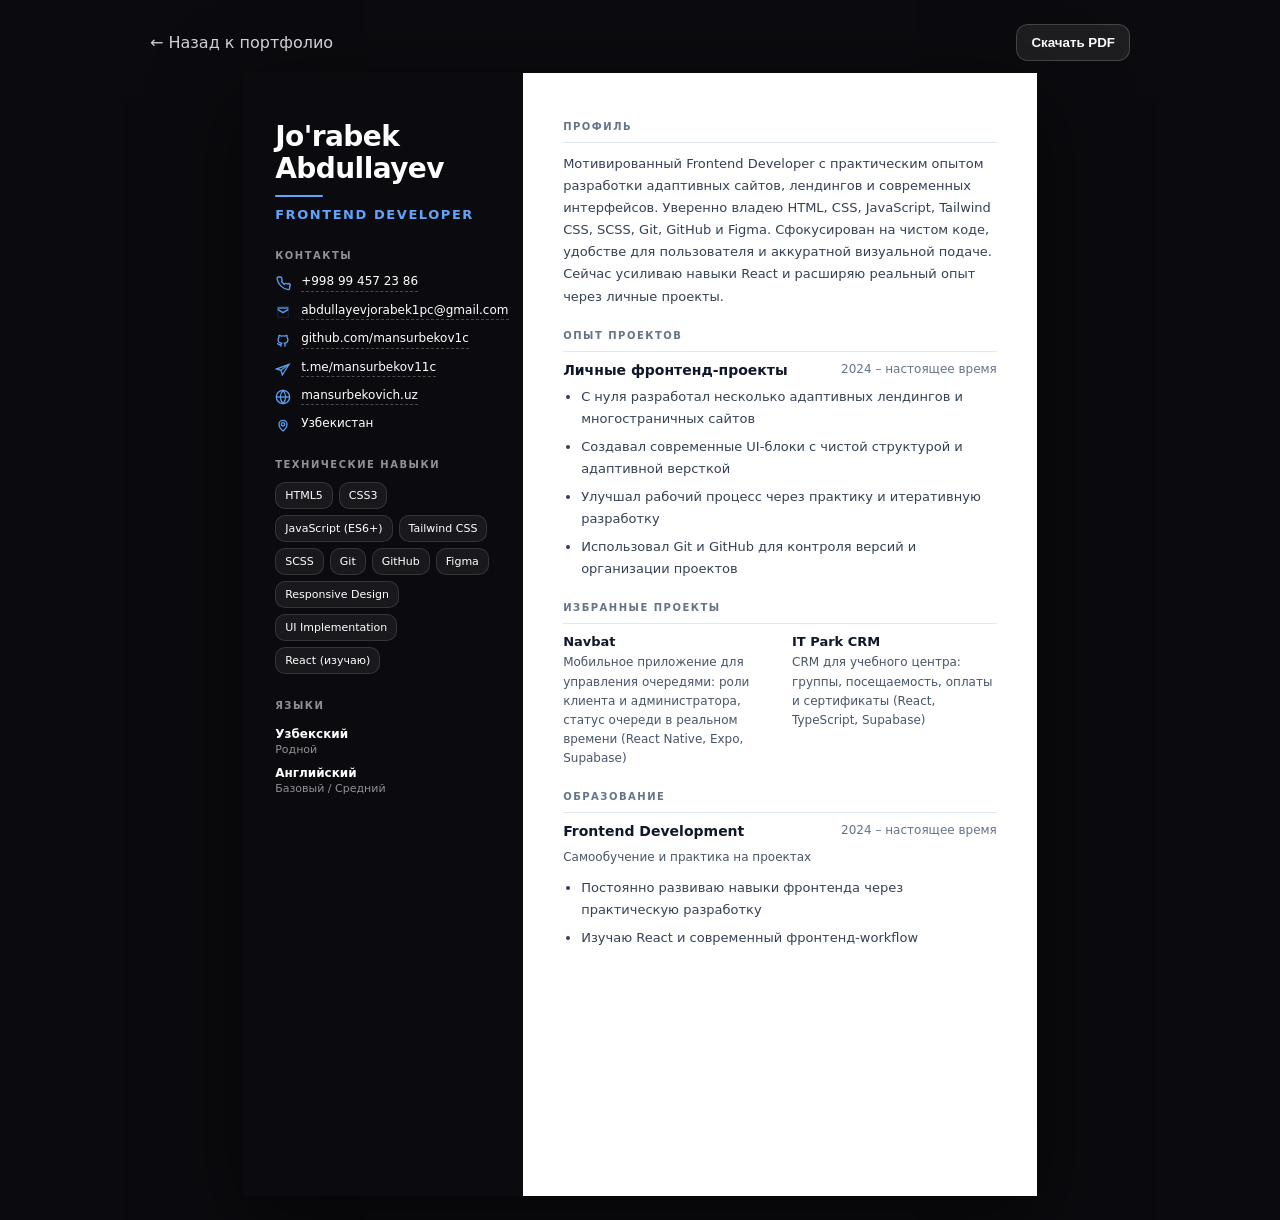
<file: cv/cv-ru.html>
<!doctype html>
<html lang="ru">
  <head>
    <meta charset="UTF-8" />
    <meta name="viewport" content="width=device-width, initial-scale=1.0" />
    <title>Джорабек Абдуллаев — CV (RU)</title>
    <link rel="icon" href="../favicon.ico" sizes="48x48" />
    <link rel="icon" type="image/png" sizes="192x192" href="../assets/favicon-192.png" />
    <link rel="apple-touch-icon" href="../assets/apple-touch-icon.png" />
    <style>
      :root {
        --paper: #ffffff;
        --ink: #0f172a;
        --muted: #475569;
        --left: #0b0b0f;
        --accent: #60a5fa;
      }
      * {
        box-sizing: border-box;
      }
      body {
        margin: 0;
        font-family: ui-sans-serif, system-ui, -apple-system, Segoe UI, Roboto,
          Helvetica, Arial, "Apple Color Emoji", "Segoe UI Emoji";
        background: #0b0b0f;
        color: var(--ink);
      }
      .page-wrap {
        min-height: 100vh;
        display: grid;
        place-items: center;
        padding: 24px 16px;
      }
      .toolbar {
        width: min(980px, 100%);
        display: flex;
        justify-content: space-between;
        align-items: center;
        gap: 12px;
        color: #e5e7eb;
        margin-bottom: 12px;
      }
      .toolbar a {
        color: #e5e7eb;
        text-decoration: none;
        opacity: 0.9;
      }
      .toolbar a:hover {
        opacity: 1;
      }
      .btn {
        appearance: none;
        border: 1px solid rgba(255, 255, 255, 0.18);
        background: rgba(255, 255, 255, 0.08);
        color: #fff;
        border-radius: 12px;
        padding: 10px 14px;
        font-weight: 600;
        cursor: pointer;
      }
      .btn:hover {
        background: rgba(255, 255, 255, 0.12);
      }
      .sheet {
        width: 210mm;
        height: 297mm;
        background: var(--paper);
        box-shadow: 0 24px 80px rgba(0, 0, 0, 0.55);
        overflow: hidden;
      }
      .grid {
        display: grid;
        grid-template-columns: 280px 1fr;
        height: 100%;
      }
      .left {
        background: var(--left);
        color: #fff;
        padding: 48px 32px;
        display: flex;
        flex-direction: column;
      }
      .name {
        font-size: 28px;
        font-weight: 800;
        line-height: 1.15;
        margin: 0 0 10px;
        letter-spacing: -0.02em;
      }
      .rule {
        width: 48px;
        height: 2px;
        background: var(--accent);
        border-radius: 999px;
        margin-bottom: 10px;
      }
      .role {
        color: var(--accent);
        font-size: 13px;
        letter-spacing: 0.12em;
        text-transform: uppercase;
        font-weight: 700;
        margin: 0 0 28px;
      }
      .section-h {
        margin: 0 0 12px;
        font-size: 10px;
        text-transform: uppercase;
        letter-spacing: 0.15em;
        color: rgba(255, 255, 255, 0.55);
        font-weight: 800;
      }
      .contact {
        display: flex;
        flex-direction: column;
        gap: 10px;
        margin-bottom: 26px;
      }
      .row {
        display: flex;
        gap: 10px;
        align-items: flex-start;
        font-size: 12px;
        line-height: 1.45;
      }
      .ico {
        width: 16px;
        height: 16px;
        flex: 0 0 auto;
        margin-top: 2px;
        color: var(--accent);
        opacity: 0.95;
      }
      .contact a {
        color: #fff;
        text-decoration: none;
        border-bottom: 1px dashed rgba(255, 255, 255, 0.25);
      }
      .contact a:hover {
        border-bottom-color: rgba(255, 255, 255, 0.55);
      }
      .chips {
        display: flex;
        flex-wrap: wrap;
        gap: 6px;
        margin-bottom: 26px;
      }
      .chip {
        font-size: 11px;
        background: rgba(255, 255, 255, 0.06);
        border: 1px solid rgba(255, 255, 255, 0.12);
        padding: 6px 9px;
        border-radius: 10px;
      }
      .langs {
        margin-top: 4px;
        display: grid;
        gap: 10px;
      }
      .lang {
        font-size: 12px;
        font-weight: 650;
      }
      .lang-sub {
        font-size: 11px;
        color: rgba(255, 255, 255, 0.55);
        margin-top: 2px;
      }
      .right {
        padding: 48px 40px;
      }
      .r-h {
        margin: 0 0 10px;
        font-size: 10px;
        text-transform: uppercase;
        letter-spacing: 0.15em;
        color: #64748b;
        font-weight: 800;
        padding-bottom: 10px;
        border-bottom: 1px solid #e2e8f0;
      }
      .p {
        margin: 0;
        font-size: 13px;
        line-height: 1.7;
        color: #334155;
      }
      .block {
        margin-bottom: 22px;
      }
      .split {
        display: flex;
        justify-content: space-between;
        gap: 16px;
        align-items: flex-start;
        margin: 0 0 8px;
      }
      .title {
        margin: 0;
        font-size: 14px;
        font-weight: 800;
        color: #0f172a;
      }
      .date {
        font-size: 12px;
        color: #64748b;
        white-space: nowrap;
      }
      .bullets {
        margin: 0;
        padding-left: 18px;
        display: grid;
        gap: 6px;
      }
      .bullets li {
        font-size: 13px;
        color: #334155;
        line-height: 1.7;
      }
      .projects {
        display: grid;
        grid-template-columns: 1fr 1fr;
        gap: 14px 24px;
      }
      .proj h4 {
        margin: 0 0 4px;
        font-size: 13px;
        font-weight: 800;
        color: #0f172a;
      }
      .proj p {
        margin: 0;
        font-size: 12px;
        color: #475569;
        line-height: 1.6;
      }
      @media screen and (max-width: 900px) {
        .sheet {
          width: 100%;
          height: auto;
        }
        .grid {
          grid-template-columns: 1fr;
        }
      }
      @page {
        size: A4;
        margin: 0;
      }
      @media print {
        html,
        body,
        * {
          -webkit-print-color-adjust: exact;
          print-color-adjust: exact;
        }
        html,
        body {
          width: 210mm;
          height: 297mm;
          margin: 0;
          padding: 0;
          background: #fff;
        }
        .page-wrap {
          display: block;
          min-height: 0;
          padding: 0;
        }
        .toolbar {
          display: none;
        }
        .sheet {
          width: 210mm;
          height: 297mm;
          margin: 0;
          overflow: hidden;
          box-shadow: none;
          break-inside: avoid;
          page-break-inside: avoid;
        }
        .grid {
          grid-template-columns: 74mm minmax(0, 1fr);
          height: 100%;
          min-height: 0;
        }
        .left,
        .right {
          min-width: 0;
          break-inside: avoid;
          page-break-inside: avoid;
        }
        .left {
          padding: 10mm 6mm;
          background: var(--left);
          color: #fff;
        }
        .right {
          padding: 10mm 8mm;
          background: var(--paper);
        }
        .name {
          font-size: 26px;
          margin-bottom: 8px;
        }
        .role {
          font-size: 12px;
          margin-bottom: 20px;
        }
        .section-h {
          margin-bottom: 8px;
        }
        .section-h,
        .lang-sub {
          color: #cbd5e1;
        }
        .contact,
        .chips {
          gap: 6px;
          margin-bottom: 18px;
        }
        .row {
          gap: 8px;
          font-size: 11px;
          line-height: 1.4;
        }
        .contact a {
          min-width: 0;
          overflow-wrap: anywhere;
        }
        .chip {
          font-size: 10px;
          padding: 4px 7px;
        }
        .langs {
          gap: 8px;
        }
        .r-h {
          margin-bottom: 8px;
          padding-bottom: 8px;
        }
        .r-h,
        .date {
          color: var(--muted);
        }
        .p,
        .bullets li {
          font-size: 12px;
          line-height: 1.5;
        }
        .block {
          margin-bottom: 16px;
          break-inside: avoid;
          page-break-inside: avoid;
        }
        .split {
          gap: 8px;
          margin-bottom: 6px;
        }
        .title {
          font-size: 13px;
        }
        .date {
          font-size: 10px;
        }
        .bullets {
          gap: 4px;
        }
        .projects {
          gap: 10px 16px;
        }
        .proj p {
          font-size: 11px;
          line-height: 1.5;
        }
      }
    </style>
  </head>
  <body>
    <div class="page-wrap">
      <div class="toolbar">
        <a href="../index.html">← Назад к портфолио</a>
        <button class="btn" onclick="window.print()">Скачать PDF</button>
      </div>

      <main class="sheet">
        <div class="grid">
          <aside class="left">
            <h1 class="name">Jo'rabek<br />Abdullayev</h1>
            <div class="rule"></div>
            <p class="role">Frontend Developer</p>

            <h3 class="section-h">Контакты</h3>
            <div class="contact">
              <div class="row">
                <svg class="ico" viewBox="0 0 24 24" fill="none" stroke="currentColor" stroke-width="2">
                  <path d="M22 16.92v3a2 2 0 0 1-2.18 2A19.8 19.8 0 0 1 3 5.18 2 2 0 0 1 5.11 3h3a2 2 0 0 1 2 1.72c.12.86.31 1.7.57 2.5a2 2 0 0 1-.45 2.11L9.91 10.09a16 16 0 0 0 4 4l.76-.76a2 2 0 0 1 2.11-.45c.8.26 1.64.45 2.5.57A2 2 0 0 1 22 16.92Z"/>
                </svg>
                <a href="tel:+998994572386">+998 99 457 23 86</a>
              </div>
              <div class="row">
                <svg class="ico" viewBox="0 0 24 24" fill="none" stroke="currentColor" stroke-width="2">
                  <path d="M4 4h16v16H4z" opacity=".15"></path>
                  <path d="M4 8l8 5 8-5"></path>
                  <path d="M4 6h16"></path>
                </svg>
                <a href="mailto:abdullayevjorabek1pc@gmail.com">abdullayevjorabek1pc@gmail.com</a>
              </div>
              <div class="row">
                <svg class="ico" viewBox="0 0 24 24" fill="none" stroke="currentColor" stroke-width="2">
                  <path d="M9 19c-4 1-4-2-6-2"></path>
                  <path d="M15 22v-3.1a2.7 2.7 0 0 0-.75-2.1c2.5-.3 5.15-1.25 5.15-5.6A4.4 4.4 0 0 0 18 8.1 4.1 4.1 0 0 0 17.9 5S17 4.7 15 6.1a13.4 13.4 0 0 0-6 0C7 4.7 6.1 5 6.1 5A4.1 4.1 0 0 0 6 8.1a4.4 4.4 0 0 0-1.4 3.1c0 4.35 2.65 5.3 5.15 5.6A2.7 2.7 0 0 0 9 18.9V22"></path>
                </svg>
                <a href="https://github.com/mansurbekov1c" target="_blank" rel="noopener">github.com/mansurbekov1c</a>
              </div>
              <div class="row">
                <svg class="ico" viewBox="0 0 24 24" fill="none" stroke="currentColor" stroke-width="2">
                  <path d="M21 5L2 12l7 2 2 7 10-16Z"></path>
                  <path d="M9 14l12-9"></path>
                </svg>
                <a href="https://t.me/mansurbekov11c" target="_blank" rel="noopener">t.me/mansurbekov11c</a>
              </div>
              <div class="row">
                <svg class="ico" viewBox="0 0 24 24" fill="none" stroke="currentColor" stroke-width="2">
                  <circle cx="12" cy="12" r="10"></circle>
                  <path d="M2 12h20"></path>
                  <path d="M12 2a15.3 15.3 0 0 1 4 10 15.3 15.3 0 0 1-4 10 15.3 15.3 0 0 1-4-10 15.3 15.3 0 0 1 4-10Z"></path>
                </svg>
                <a href="https://mansurbekovich.uz" target="_blank" rel="noopener">mansurbekovich.uz</a>
              </div>
              <div class="row">
                <svg class="ico" viewBox="0 0 24 24" fill="none" stroke="currentColor" stroke-width="2">
                  <path d="M12 21s-6-4.4-6-10a6 6 0 1 1 12 0c0 5.6-6 10-6 10Z"></path>
                  <circle cx="12" cy="11" r="2.5"></circle>
                </svg>
                <span>Узбекистан</span>
              </div>
            </div>

            <h3 class="section-h">Технические навыки</h3>
            <div class="chips">
              <span class="chip">HTML5</span>
              <span class="chip">CSS3</span>
              <span class="chip">JavaScript (ES6+)</span>
              <span class="chip">Tailwind CSS</span>
              <span class="chip">SCSS</span>
              <span class="chip">Git</span>
              <span class="chip">GitHub</span>
              <span class="chip">Figma</span>
              <span class="chip">Responsive Design</span>
              <span class="chip">UI Implementation</span>
              <span class="chip">React (изучаю)</span>
            </div>

            <h3 class="section-h">Языки</h3>
            <div class="langs">
              <div>
                <div class="lang">Узбекский</div>
                <div class="lang-sub">Родной</div>
              </div>
              <div>
                <div class="lang">Английский</div>
                <div class="lang-sub">Базовый / Средний</div>
              </div>
            </div>
          </aside>

          <section class="right">
            <div class="block">
              <h2 class="r-h">Профиль</h2>
              <p class="p">
                Мотивированный Frontend Developer с практическим опытом разработки
                адаптивных сайтов, лендингов и современных интерфейсов. Уверенно владею
                HTML, CSS, JavaScript, Tailwind CSS, SCSS, Git, GitHub и Figma.
                Сфокусирован на чистом коде, удобстве для пользователя и аккуратной визуальной подаче.
                Сейчас усиливаю навыки React и расширяю реальный опыт через личные проекты.
              </p>
            </div>

            <div class="block">
              <h2 class="r-h">Опыт проектов</h2>
              <div class="split">
                <h3 class="title">Личные фронтенд‑проекты</h3>
                <div class="date">2024 – настоящее время</div>
              </div>
              <ul class="bullets">
                <li>С нуля разработал несколько адаптивных лендингов и многостраничных сайтов</li>
                <li>Создавал современные UI‑блоки с чистой структурой и адаптивной версткой</li>
                <li>Улучшал рабочий процесс через практику и итеративную разработку</li>
                <li>Использовал Git и GitHub для контроля версий и организации проектов</li>
              </ul>
            </div>

            <div class="block">
              <h2 class="r-h">Избранные проекты</h2>
              <div class="projects">
                <div class="proj">
                  <h4>Navbat</h4>
                  <p>Мобильное приложение для управления очередями: роли клиента и администратора, статус очереди в реальном времени (React Native, Expo, Supabase)</p>
                </div>
                <div class="proj">
                  <h4>IT Park CRM</h4>
                  <p>CRM для учебного центра: группы, посещаемость, оплаты и сертификаты (React, TypeScript, Supabase)</p>
                </div>
              </div>
            </div>

            <div class="block" style="margin-bottom: 0">
              <h2 class="r-h">Образование</h2>
              <div class="split">
                <h3 class="title">Frontend Development</h3>
                <div class="date">2024 – настоящее время</div>
              </div>
              <p class="p" style="margin-bottom: 10px; color: #475569; font-size: 12px">
                Самообучение и практика на проектах
              </p>
              <ul class="bullets">
                <li>Постоянно развиваю навыки фронтенда через практическую разработку</li>
                <li>Изучаю React и современный фронтенд‑workflow</li>
              </ul>
            </div>
          </section>
        </div>
      </main>
    </div>
  </body>
</html>
</file>
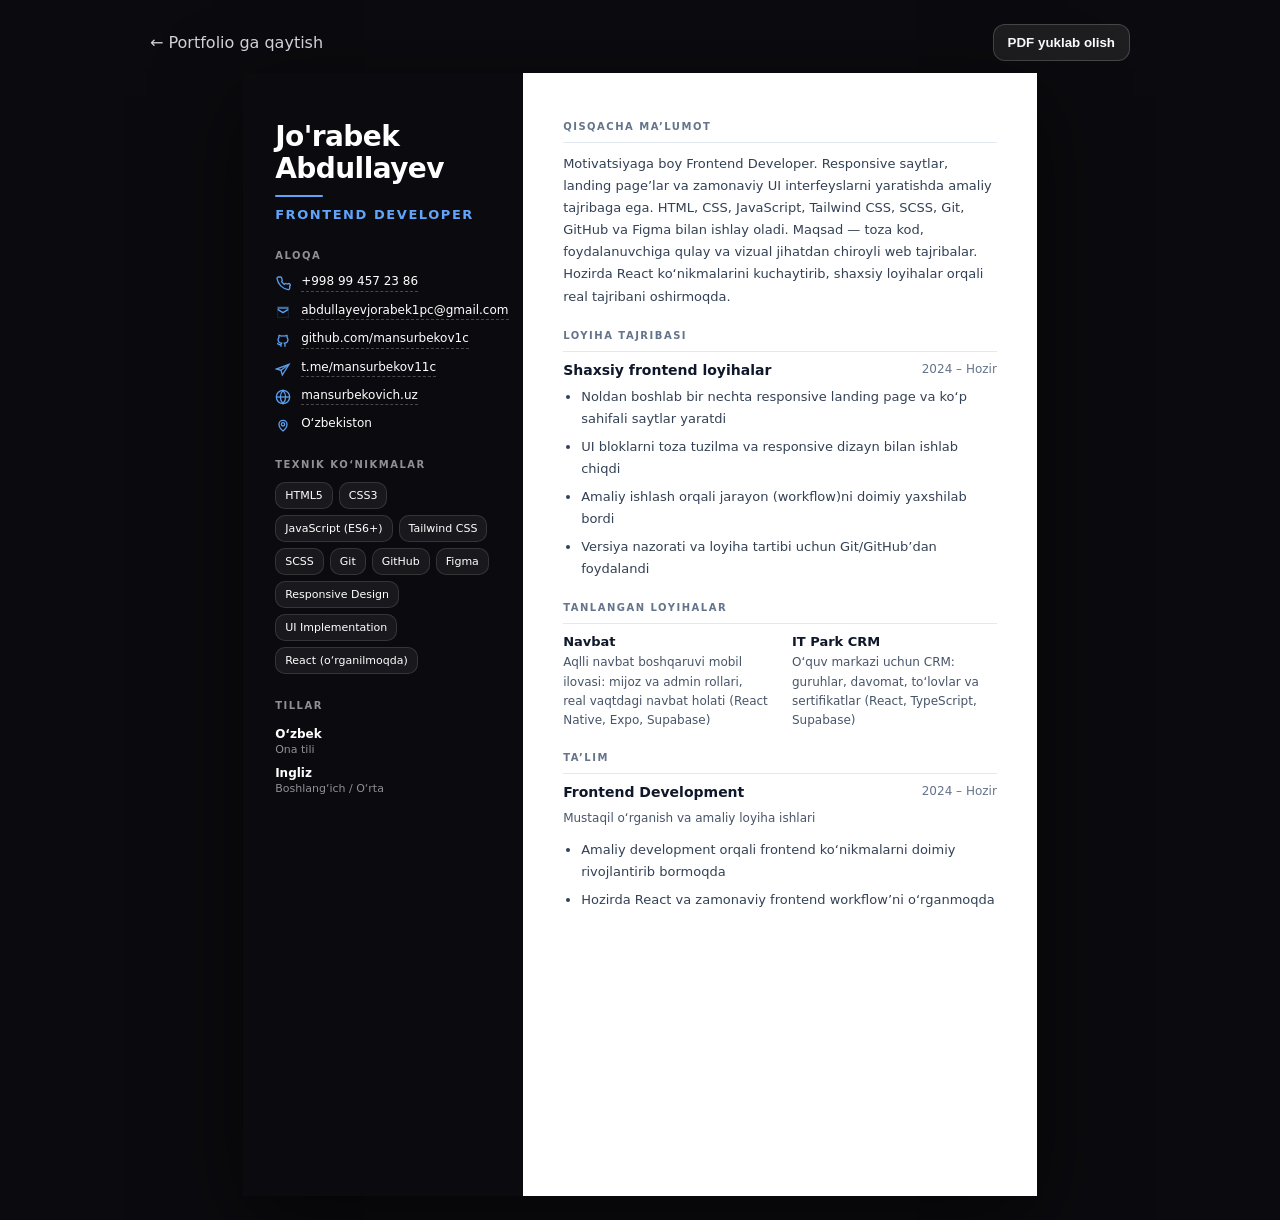
<file: cv/cv-uz.html>
<!doctype html>
<html lang="uz">
  <head>
    <meta charset="UTF-8" />
    <meta name="viewport" content="width=device-width, initial-scale=1.0" />
    <title>Jo'rabek Abdullayev — CV (UZ)</title>
    <link rel="icon" href="../favicon.ico" sizes="48x48" />
    <link rel="icon" type="image/png" sizes="192x192" href="../assets/favicon-192.png" />
    <link rel="apple-touch-icon" href="../assets/apple-touch-icon.png" />
    <style>
      :root {
        --paper: #ffffff;
        --ink: #0f172a;
        --muted: #475569;
        --left: #0b0b0f;
        --accent: #60a5fa;
      }
      * {
        box-sizing: border-box;
      }
      body {
        margin: 0;
        font-family: ui-sans-serif, system-ui, -apple-system, Segoe UI, Roboto,
          Helvetica, Arial, "Apple Color Emoji", "Segoe UI Emoji";
        background: #0b0b0f;
        color: var(--ink);
      }
      .page-wrap {
        min-height: 100vh;
        display: grid;
        place-items: center;
        padding: 24px 16px;
      }
      .toolbar {
        width: min(980px, 100%);
        display: flex;
        justify-content: space-between;
        align-items: center;
        gap: 12px;
        color: #e5e7eb;
        margin-bottom: 12px;
      }
      .toolbar a {
        color: #e5e7eb;
        text-decoration: none;
        opacity: 0.9;
      }
      .toolbar a:hover {
        opacity: 1;
      }
      .btn {
        appearance: none;
        border: 1px solid rgba(255, 255, 255, 0.18);
        background: rgba(255, 255, 255, 0.08);
        color: #fff;
        border-radius: 12px;
        padding: 10px 14px;
        font-weight: 600;
        cursor: pointer;
      }
      .btn:hover {
        background: rgba(255, 255, 255, 0.12);
      }
      .sheet {
        width: 210mm;
        height: 297mm;
        background: var(--paper);
        box-shadow: 0 24px 80px rgba(0, 0, 0, 0.55);
        overflow: hidden;
      }
      .grid {
        display: grid;
        grid-template-columns: 280px 1fr;
        height: 100%;
      }
      .left {
        background: var(--left);
        color: #fff;
        padding: 48px 32px;
        display: flex;
        flex-direction: column;
      }
      .name {
        font-size: 28px;
        font-weight: 800;
        line-height: 1.15;
        margin: 0 0 10px;
        letter-spacing: -0.02em;
      }
      .rule {
        width: 48px;
        height: 2px;
        background: var(--accent);
        border-radius: 999px;
        margin-bottom: 10px;
      }
      .role {
        color: var(--accent);
        font-size: 13px;
        letter-spacing: 0.12em;
        text-transform: uppercase;
        font-weight: 700;
        margin: 0 0 28px;
      }
      .section-h {
        margin: 0 0 12px;
        font-size: 10px;
        text-transform: uppercase;
        letter-spacing: 0.15em;
        color: rgba(255, 255, 255, 0.55);
        font-weight: 800;
      }
      .contact {
        display: flex;
        flex-direction: column;
        gap: 10px;
        margin-bottom: 26px;
      }
      .row {
        display: flex;
        gap: 10px;
        align-items: flex-start;
        font-size: 12px;
        line-height: 1.45;
      }
      .ico {
        width: 16px;
        height: 16px;
        flex: 0 0 auto;
        margin-top: 2px;
        color: var(--accent);
        opacity: 0.95;
      }
      .contact a {
        color: #fff;
        text-decoration: none;
        border-bottom: 1px dashed rgba(255, 255, 255, 0.25);
      }
      .contact a:hover {
        border-bottom-color: rgba(255, 255, 255, 0.55);
      }
      .chips {
        display: flex;
        flex-wrap: wrap;
        gap: 6px;
        margin-bottom: 26px;
      }
      .chip {
        font-size: 11px;
        background: rgba(255, 255, 255, 0.06);
        border: 1px solid rgba(255, 255, 255, 0.12);
        padding: 6px 9px;
        border-radius: 10px;
      }
      .langs {
        margin-top: 4px;
        display: grid;
        gap: 10px;
      }
      .lang {
        font-size: 12px;
        font-weight: 650;
      }
      .lang-sub {
        font-size: 11px;
        color: rgba(255, 255, 255, 0.55);
        margin-top: 2px;
      }
      .right {
        padding: 48px 40px;
      }
      .r-h {
        margin: 0 0 10px;
        font-size: 10px;
        text-transform: uppercase;
        letter-spacing: 0.15em;
        color: #64748b;
        font-weight: 800;
        padding-bottom: 10px;
        border-bottom: 1px solid #e2e8f0;
      }
      .p {
        margin: 0;
        font-size: 13px;
        line-height: 1.7;
        color: #334155;
      }
      .block {
        margin-bottom: 22px;
      }
      .split {
        display: flex;
        justify-content: space-between;
        gap: 16px;
        align-items: flex-start;
        margin: 0 0 8px;
      }
      .title {
        margin: 0;
        font-size: 14px;
        font-weight: 800;
        color: #0f172a;
      }
      .date {
        font-size: 12px;
        color: #64748b;
        white-space: nowrap;
      }
      .bullets {
        margin: 0;
        padding-left: 18px;
        display: grid;
        gap: 6px;
      }
      .bullets li {
        font-size: 13px;
        color: #334155;
        line-height: 1.7;
      }
      .projects {
        display: grid;
        grid-template-columns: 1fr 1fr;
        gap: 14px 24px;
      }
      .proj h4 {
        margin: 0 0 4px;
        font-size: 13px;
        font-weight: 800;
        color: #0f172a;
      }
      .proj p {
        margin: 0;
        font-size: 12px;
        color: #475569;
        line-height: 1.6;
      }
      @media screen and (max-width: 900px) {
        .sheet {
          width: 100%;
          height: auto;
        }
        .grid {
          grid-template-columns: 1fr;
        }
      }
      @page {
        size: A4;
        margin: 0;
      }
      @media print {
        html,
        body,
        * {
          -webkit-print-color-adjust: exact;
          print-color-adjust: exact;
        }
        html,
        body {
          width: 210mm;
          height: 297mm;
          margin: 0;
          padding: 0;
          background: #fff;
        }
        .page-wrap {
          display: block;
          min-height: 0;
          padding: 0;
        }
        .toolbar {
          display: none;
        }
        .sheet {
          width: 210mm;
          height: 297mm;
          margin: 0;
          overflow: hidden;
          box-shadow: none;
          break-inside: avoid;
          page-break-inside: avoid;
        }
        .grid {
          grid-template-columns: 74mm minmax(0, 1fr);
          height: 100%;
          min-height: 0;
        }
        .left,
        .right {
          min-width: 0;
          break-inside: avoid;
          page-break-inside: avoid;
        }
        .left {
          padding: 10mm 6mm;
          background: var(--left);
          color: #fff;
        }
        .right {
          padding: 10mm 8mm;
          background: var(--paper);
        }
        .name {
          font-size: 26px;
          margin-bottom: 8px;
        }
        .role {
          font-size: 12px;
          margin-bottom: 20px;
        }
        .section-h {
          margin-bottom: 8px;
        }
        .section-h,
        .lang-sub {
          color: #cbd5e1;
        }
        .contact,
        .chips {
          gap: 6px;
          margin-bottom: 18px;
        }
        .row {
          gap: 8px;
          font-size: 11px;
          line-height: 1.4;
        }
        .contact a {
          min-width: 0;
          overflow-wrap: anywhere;
        }
        .chip {
          font-size: 10px;
          padding: 4px 7px;
        }
        .langs {
          gap: 8px;
        }
        .r-h {
          margin-bottom: 8px;
          padding-bottom: 8px;
        }
        .r-h,
        .date {
          color: var(--muted);
        }
        .p,
        .bullets li {
          font-size: 12px;
          line-height: 1.5;
        }
        .block {
          margin-bottom: 16px;
          break-inside: avoid;
          page-break-inside: avoid;
        }
        .split {
          gap: 8px;
          margin-bottom: 6px;
        }
        .title {
          font-size: 13px;
        }
        .date {
          font-size: 10px;
        }
        .bullets {
          gap: 4px;
        }
        .projects {
          gap: 10px 16px;
        }
        .proj p {
          font-size: 11px;
          line-height: 1.5;
        }
      }
    </style>
  </head>
  <body>
    <div class="page-wrap">
      <div class="toolbar">
        <a href="../index.html">← Portfolio ga qaytish</a>
        <button class="btn" onclick="window.print()">PDF yuklab olish</button>
      </div>

      <main class="sheet">
        <div class="grid">
          <aside class="left">
            <h1 class="name">Jo'rabek<br />Abdullayev</h1>
            <div class="rule"></div>
            <p class="role">Frontend Developer</p>

            <h3 class="section-h">Aloqa</h3>
            <div class="contact">
              <div class="row">
                <svg class="ico" viewBox="0 0 24 24" fill="none" stroke="currentColor" stroke-width="2">
                  <path d="M22 16.92v3a2 2 0 0 1-2.18 2A19.8 19.8 0 0 1 3 5.18 2 2 0 0 1 5.11 3h3a2 2 0 0 1 2 1.72c.12.86.31 1.7.57 2.5a2 2 0 0 1-.45 2.11L9.91 10.09a16 16 0 0 0 4 4l.76-.76a2 2 0 0 1 2.11-.45c.8.26 1.64.45 2.5.57A2 2 0 0 1 22 16.92Z"/>
                </svg>
                <a href="tel:+998994572386">+998 99 457 23 86</a>
              </div>
              <div class="row">
                <svg class="ico" viewBox="0 0 24 24" fill="none" stroke="currentColor" stroke-width="2">
                  <path d="M4 4h16v16H4z" opacity=".15"></path>
                  <path d="M4 8l8 5 8-5"></path>
                  <path d="M4 6h16"></path>
                </svg>
                <a href="mailto:abdullayevjorabek1pc@gmail.com">abdullayevjorabek1pc@gmail.com</a>
              </div>
              <div class="row">
                <svg class="ico" viewBox="0 0 24 24" fill="none" stroke="currentColor" stroke-width="2">
                  <path d="M9 19c-4 1-4-2-6-2"></path>
                  <path d="M15 22v-3.1a2.7 2.7 0 0 0-.75-2.1c2.5-.3 5.15-1.25 5.15-5.6A4.4 4.4 0 0 0 18 8.1 4.1 4.1 0 0 0 17.9 5S17 4.7 15 6.1a13.4 13.4 0 0 0-6 0C7 4.7 6.1 5 6.1 5A4.1 4.1 0 0 0 6 8.1a4.4 4.4 0 0 0-1.4 3.1c0 4.35 2.65 5.3 5.15 5.6A2.7 2.7 0 0 0 9 18.9V22"></path>
                </svg>
                <a href="https://github.com/mansurbekov1c" target="_blank" rel="noopener">github.com/mansurbekov1c</a>
              </div>
              <div class="row">
                <svg class="ico" viewBox="0 0 24 24" fill="none" stroke="currentColor" stroke-width="2">
                  <path d="M21 5L2 12l7 2 2 7 10-16Z"></path>
                  <path d="M9 14l12-9"></path>
                </svg>
                <a href="https://t.me/mansurbekov11c" target="_blank" rel="noopener">t.me/mansurbekov11c</a>
              </div>
              <div class="row">
                <svg class="ico" viewBox="0 0 24 24" fill="none" stroke="currentColor" stroke-width="2">
                  <circle cx="12" cy="12" r="10"></circle>
                  <path d="M2 12h20"></path>
                  <path d="M12 2a15.3 15.3 0 0 1 4 10 15.3 15.3 0 0 1-4 10 15.3 15.3 0 0 1-4-10 15.3 15.3 0 0 1 4-10Z"></path>
                </svg>
                <a href="https://mansurbekovich.uz" target="_blank" rel="noopener">mansurbekovich.uz</a>
              </div>
              <div class="row">
                <svg class="ico" viewBox="0 0 24 24" fill="none" stroke="currentColor" stroke-width="2">
                  <path d="M12 21s-6-4.4-6-10a6 6 0 1 1 12 0c0 5.6-6 10-6 10Z"></path>
                  <circle cx="12" cy="11" r="2.5"></circle>
                </svg>
                <span>Oʻzbekiston</span>
              </div>
            </div>

            <h3 class="section-h">Texnik ko‘nikmalar</h3>
            <div class="chips">
              <span class="chip">HTML5</span>
              <span class="chip">CSS3</span>
              <span class="chip">JavaScript (ES6+)</span>
              <span class="chip">Tailwind CSS</span>
              <span class="chip">SCSS</span>
              <span class="chip">Git</span>
              <span class="chip">GitHub</span>
              <span class="chip">Figma</span>
              <span class="chip">Responsive Design</span>
              <span class="chip">UI Implementation</span>
              <span class="chip">React (o‘rganilmoqda)</span>
            </div>

            <h3 class="section-h">Tillar</h3>
            <div class="langs">
              <div>
                <div class="lang">O‘zbek</div>
                <div class="lang-sub">Ona tili</div>
              </div>
              <div>
                <div class="lang">Ingliz</div>
                <div class="lang-sub">Boshlang‘ich / O‘rta</div>
              </div>
            </div>
          </aside>

          <section class="right">
            <div class="block">
              <h2 class="r-h">Qisqacha ma’lumot</h2>
              <p class="p">
                Motivatsiyaga boy Frontend Developer. Responsive saytlar, landing page’lar va
                zamonaviy UI interfeyslarni yaratishda amaliy tajribaga ega. HTML, CSS,
                JavaScript, Tailwind CSS, SCSS, Git, GitHub va Figma bilan ishlay oladi.
                Maqsad — toza kod, foydalanuvchiga qulay va vizual jihatdan chiroyli web tajribalar.
                Hozirda React ko‘nikmalarini kuchaytirib, shaxsiy loyihalar orqali real tajribani oshirmoqda.
              </p>
            </div>

            <div class="block">
              <h2 class="r-h">Loyiha tajribasi</h2>
              <div class="split">
                <h3 class="title">Shaxsiy frontend loyihalar</h3>
                <div class="date">2024 – Hozir</div>
              </div>
              <ul class="bullets">
                <li>Noldan boshlab bir nechta responsive landing page va ko‘p sahifali saytlar yaratdi</li>
                <li>UI bloklarni toza tuzilma va responsive dizayn bilan ishlab chiqdi</li>
                <li>Amaliy ishlash orqali jarayon (workflow)ni doimiy yaxshilab bordi</li>
                <li>Versiya nazorati va loyiha tartibi uchun Git/GitHub’dan foydalandi</li>
              </ul>
            </div>

            <div class="block">
              <h2 class="r-h">Tanlangan loyihalar</h2>
              <div class="projects">
                <div class="proj">
                  <h4>Navbat</h4>
                  <p>Aqlli navbat boshqaruvi mobil ilovasi: mijoz va admin rollari, real vaqtdagi navbat holati (React Native, Expo, Supabase)</p>
                </div>
                <div class="proj">
                  <h4>IT Park CRM</h4>
                  <p>O‘quv markazi uchun CRM: guruhlar, davomat, to‘lovlar va sertifikatlar (React, TypeScript, Supabase)</p>
                </div>
              </div>
            </div>

            <div class="block" style="margin-bottom: 0">
              <h2 class="r-h">Ta’lim</h2>
              <div class="split">
                <h3 class="title">Frontend Development</h3>
                <div class="date">2024 – Hozir</div>
              </div>
              <p class="p" style="margin-bottom: 10px; color: #475569; font-size: 12px">
                Mustaqil o‘rganish va amaliy loyiha ishlari
              </p>
              <ul class="bullets">
                <li>Amaliy development orqali frontend ko‘nikmalarni doimiy rivojlantirib bormoqda</li>
                <li>Hozirda React va zamonaviy frontend workflow’ni o‘rganmoqda</li>
              </ul>
            </div>
          </section>
        </div>
      </main>
    </div>
  </body>
</html>
</file>
<file: style.css>
* {
  margin: 0;
  padding: 0;
  box-sizing: border-box;
}
html {
  scroll-behavior: smooth;
}
body {
  background: var(--bg);
  color: var(--text);
  font-family: "Inter", sans-serif;
  font-size: 16px;
  line-height: 1.7;
  overflow-x: hidden;
}
:root {
  --bg: #09090b;
  --bg2: #09090b;
  --card: rgba(39, 39, 42, 0.4);
  --border: #27272a;
  --accent: #fafafa;
  --accent-dim: rgba(250, 250, 250, 0.1);
  --text: #a1a1aa;
  --muted: #71717a;
  --white: #ffffff;
  --nav-bg: rgba(9, 9, 11, 0.85);
  --menu-bg: rgba(9, 9, 11, 0.95);
  --code-hdr: rgba(0, 0, 0, 0.2);
  --grad1: transparent;
  --grad2: transparent;
  --grad3: transparent;
  --grad4: transparent;
  --grad5: transparent;
  --grad6: transparent;
}
body.light-mode {
  --bg: #f6f3ef;
  --bg2: #edeae4;
  --card: #ffffff;
  --border: #b8b0a6;
  --accent: #0d0c0b;
  --accent-dim: rgba(13, 12, 11, 0.08);
  --text: #111110;
  --muted: #3d3a36;
  --white: #050505;
  --nav-bg: rgba(246, 243, 239, 0.95);
  --menu-bg: #f6f3ef;
  --code-hdr: rgba(255, 255, 255, 0.8);
  --grad1: transparent;
  --grad2: transparent;
  --grad3: transparent;
  --grad4: transparent;
  --grad5: transparent;
  --grad6: transparent;
}
::-webkit-scrollbar {
  width: 6px;
}
::-webkit-scrollbar-track {
  background: var(--bg);
}
::-webkit-scrollbar-thumb {
  background: var(--border);
  border-radius: 3px;
}
::-webkit-scrollbar-thumb:hover {
  background: var(--accent);
}

/* NAV */
#navbar {
  position: fixed;
  top: 0;
  left: 0;
  right: 0;
  z-index: 1000;
  display: flex;
  justify-content: space-between;
  align-items: center;
  padding: 0 80px;
  height: 70px;
  background: transparent;
  border-bottom: 1px solid transparent;
  transition: all 0.3s;
}
#navbar.scrolled {
  backdrop-filter: blur(12px);
  -webkit-backdrop-filter: blur(12px);
  background: rgba(255, 255, 255, 0.05);
  border-bottom: 1px solid rgba(255, 255, 255, 0.1);
}
.nav-logo {
  font-family: "Fira Code", monospace;
  font-size: 1.1rem;
  font-weight: 500;
  color: var(--white);
  text-decoration: none;
}
.nav-logo .br {
  color: var(--accent);
}
.nav-links {
  display: flex;
  gap: 4px;
  list-style: none;
}
.nav-links a {
  color: var(--text);
  text-decoration: none;
  padding: 8px 16px;
  border-radius: 8px;
  font-size: 0.88rem;
  font-weight: 500;
  transition: all 0.2s;
}
.nav-links a:hover,
.nav-links a.active {
  color: var(--accent);
  background: var(--accent-dim);
}
.nav-controls {
  display: flex;
  align-items: center;
  gap: 16px;
}
.lang-switch {
  display: flex;
  align-items: center;
  background: var(--card);
  border: 1px solid var(--border);
  border-radius: 30px;
  padding: 4px;
}
.lang-btn {
  cursor: pointer;
  color: var(--muted);
  font-family: "Inter", sans-serif;
  font-size: 0.75rem;
  font-weight: 600;
  padding: 6px 14px;
  border-radius: 20px;
  transition: all 0.3s cubic-bezier(0.4, 0, 0.2, 1);
  display: flex;
  align-items: center;
  justify-content: center;
}
.lang-btn:hover {
  color: var(--text);
}
.lang-btn.active {
  background: var(--accent);
  color: var(--bg);
  box-shadow: 0 4px 10px var(--accent-dim);
}
.lang-sep {
  display: none;
}
.theme-btn {
  background: var(--card);
  border: 1px solid var(--border);
  color: var(--accent);
  font-size: 0.95rem;
  width: 36px;
  height: 36px;
  border-radius: 50%;
  display: flex;
  justify-content: center;
  align-items: center;
  padding: 0;
  cursor: pointer;
  transition: all 0.2s;
}
.theme-btn svg {
  width: 16px;
  height: 16px;
  stroke: currentColor;
  flex-shrink: 0;
  display: block;
}
.theme-btn:hover {
  border-color: var(--accent);
  background: var(--accent-dim);
  transform: translateY(-2px);
}

.burger {
  display: none;
  flex-direction: column;
  gap: 5px;
  cursor: pointer;
  padding: 8px;
  border: none;
  background: none;
}
.burger span {
  display: block;
  width: 24px;
  height: 2px;
  background: var(--text);
  border-radius: 2px;
  transition: all 0.3s;
}
.burger.open span:nth-child(1) {
  transform: rotate(45deg) translate(5px, 5px);
}
.burger.open span:nth-child(2) {
  opacity: 0;
}
.burger.open span:nth-child(3) {
  transform: rotate(-45deg) translate(5px, -5px);
}
.mobile-menu {
  display: none;
  position: fixed;
  top: 70px;
  left: 0;
  right: 0;
  background: var(--menu-bg);
  backdrop-filter: blur(16px);
  border-bottom: 1px solid var(--border);
  padding: 16px 24px 24px;
  z-index: 999;
  flex-direction: column;
  gap: 4px;
}
.mobile-menu.open {
  display: flex;
}
.mobile-menu a {
  color: var(--text);
  text-decoration: none;
  padding: 12px 16px;
  border-radius: 8px;
  font-size: 0.95rem;
  font-weight: 500;
  transition: all 0.2s;
}

.skip-link {
  position: absolute;
  top: 12px;
  left: 12px;
  z-index: 2000;
  padding: 10px 14px;
  border-radius: 10px;
  background: var(--accent);
  color: var(--bg);
  text-decoration: none;
  font-weight: 700;
  transform: translateY(-150%);
  transition: transform 0.2s ease;
}
.skip-link:focus {
  transform: translateY(0);
}

:focus-visible {
  outline: 3px solid var(--accent);
  outline-offset: 3px;
}
.mobile-menu a:hover {
  color: var(--white);
  background: var(--accent-dim);
}

/* COMMON */
.sec {
  padding: 100px 80px;
  max-width: 1200px;
  margin: 0 auto;
}
.sec-bg {
  background: var(--bg2);
  padding: 100px 0;
}
.sec-bg .inner {
  max-width: 1200px;
  margin: 0 auto;
  padding: 0 80px;
}
.tag {
  display: inline-block;
  font-family: "Fira Code", monospace;
  font-size: 0.85rem;
  color: var(--muted);
  background: transparent;
  padding: 0;
  border-radius: 0;
  margin-bottom: 16px;
  letter-spacing: 2px;
}
.sec-title {
  font-size: clamp(2rem, 5vw, 3rem);
  font-weight: 700;
  margin-bottom: 48px;
  color: var(--white);
  letter-spacing: -1px;
  text-transform: uppercase;
  border-bottom: 1px solid var(--border);
  padding-bottom: 20px;
  width: 100%;
  letter-spacing: -0.5px;
}
.sec-title span {
  color: var(--accent);
}
.btn {
  padding: 13px 28px;
  border-radius: 10px;
  font-size: 0.9rem;
  font-weight: 600;
  cursor: pointer;
  text-decoration: none;
  display: inline-flex;
  align-items: center;
  gap: 8px;
  transition: all 0.25s;
  border: none;
  font-family: "Inter", sans-serif;
}
.btn-p {
  background: var(--accent);
  color: var(--bg);
  border: 1.5px solid var(--accent);
}
.btn-p:hover {
  background: transparent;
  color: var(--accent);
  transform: translateY(-2px);
  box-shadow: 0 10px 30px var(--accent-dim);
}
.btn-s {
  background: transparent;
  color: var(--text);
  border: 1.5px solid var(--border);
}
.btn-s:hover {
  border-color: var(--accent);
  color: var(--accent);
  background: var(--accent-dim);
  transform: translateY(-2px);
}
.reveal {
  opacity: 0;
  transform: translateY(28px);
  transition:
    opacity 0.65s cubic-bezier(0.4, 0, 0.2, 1),
    transform 0.65s cubic-bezier(0.4, 0, 0.2, 1);
}
.reveal.visible {
  opacity: 1;
  transform: none;
}

/* HERO */
#home {
  min-height: 100vh;
  display: grid;
  grid-template-columns: 1fr 1fr;
  align-items: center;
  gap: 60px;
  padding: 140px 80px 80px;
  max-width: 1200px;
  margin: 0 auto;
}
.hero-greeting {
  font-family: "Fira Code", monospace;
  font-size: 0.9rem;
  color: var(--accent);
  margin-bottom: 16px;
  letter-spacing: 1px;
}
.hero-name {
  font-size: clamp(2.4rem, 5vw, 4rem);
  font-weight: 700;
  color: var(--white);
  line-height: 1.1;
  letter-spacing: -1.5px;
  margin-bottom: 12px;
}
.hero-role {
  font-size: clamp(1.1rem, 2.5vw, 1.5rem);
  color: var(--muted);
  font-weight: 400;
  margin-bottom: 24px;
}
.hero-role strong {
  color: var(--accent);
}
.hero-desc {
  color: var(--muted);
  font-size: 1rem;
  font-weight: 300;
  max-width: 460px;
  margin-bottom: 40px;
  line-height: 1.8;
}
.hero-btns {
  display: flex;
  gap: 14px;
  flex-wrap: wrap;
}
/* CANVAS HERO ANIMATION */
.hero-canvas {
  width: 100%;
  height: 400px;
  display: block;
  object-fit: contain;
  cursor: crosshair;
}

/* ABOUT CARD / DEV INFO */
.about-stats-container {
  display: flex;
  flex-direction: column;
  gap: 32px;
}
.about-card {
  background: var(--card);
  border: 1px solid var(--border);
  border-radius: 16px;
  padding: 24px;
  box-shadow: 0 10px 30px rgba(0, 0, 0, 0.15);
  font-family: "Fira Code", monospace;
  transition: all 0.25s;
  flex: 1;
}
.about-card:hover {
  border-color: var(--accent);
}
.ac-hdr {
  font-size: 1.1rem;
  font-weight: 700;
  color: var(--white);
  margin-bottom: 20px;
  padding-bottom: 12px;
  border-bottom: 1px dashed var(--border);
}
.ac-body {
  display: flex;
  flex-direction: column;
  gap: 12px;
}
.ac-row {
  display: flex;
  justify-content: flex-start;
  align-items: center;
  font-size: 0.85rem;
  gap: 12px;
}
.ac-label {
  color: var(--accent);
  width: 100px;
  flex-shrink: 0;
}
.ac-val {
  color: var(--text);
  font-weight: 500;
}
.ac-badge {
  background: rgba(34, 197, 94, 0.15);
  color: #22c55e;
  padding: 4px 10px;
  border-radius: 100px;
  font-size: 0.75rem;
  font-weight: 600;
}

/* ABOUT */
.about-grid {
  display: grid;
  grid-template-columns: 1.2fr 0.8fr;
  gap: 80px;
  align-items: center;
}
.about-text p {
  color: var(--muted);
  font-weight: 300;
  font-size: 1rem;
  margin-bottom: 16px;
  line-height: 1.85;
}
.about-text p strong {
  color: var(--text);
  font-weight: 500;
}
.about-stats {
  display: grid;
  grid-template-columns: 1fr 1fr;
  gap: 16px;
}
.stat-box {
  background: var(--card);
  border: 1px solid var(--border);
  border-radius: 14px;
  padding: 28px 24px;
  text-align: center;
  transition: all 0.25s;
}
.stat-box:hover {
  border-color: var(--accent);
  transform: translateY(-4px);
}
.stat-num {
  font-size: 2.2rem;
  font-weight: 700;
  color: var(--accent);
  font-family: "Fira Code", monospace;
}
.stat-label {
  font-size: 0.8rem;
  color: var(--muted);
  margin-top: 6px;
}

/* SKILLS */
.skills-wrap {
  display: flex;
  flex-direction: column;
  gap: 36px;
}
.skills-group-label {
  font-size: 0.75rem;
  letter-spacing: 2px;
  text-transform: uppercase;
  color: var(--muted);
  font-weight: 600;
  margin-bottom: 16px;
  display: flex;
  align-items: center;
  gap: 10px;
}
.skills-group-label::after {
  content: "";
  flex: 1;
  height: 1px;
  background: var(--border);
}
.skills-grid {
  display: flex;
  flex-wrap: wrap;
  gap: 12px;
}
.skill-chip {
  display: flex;
  align-items: center;
  gap: 10px;
  background: rgba(255, 255, 255, 0.05);
  backdrop-filter: blur(8px);
  -webkit-backdrop-filter: blur(8px);
  border: 1px solid rgba(255, 255, 255, 0.1);
  border-radius: 10px;
  padding: 12px 18px;
  transition: all 0.25s;
  cursor: default;
}
.skill-chip:hover {
  border-color: var(--accent);
  background: var(--accent-dim);
  transform: translateY(-2px);
}
.s-icon {
  width: 20px;
  height: 20px;
  display: inline-flex;
  align-items: center;
  justify-content: center;
  color: var(--accent);
  flex: 0 0 20px;
}
.s-icon svg {
  width: 20px;
  height: 20px;
  display: block;
  stroke: currentColor;
  fill: none;
  stroke-width: 2;
  stroke-linecap: round;
  stroke-linejoin: round;
}
.s-name {
  font-size: 0.88rem;
  font-weight: 500;
  color: var(--text);
}

/* PROJECTS */
.projects-grid {
  display: grid;
  grid-template-columns: repeat(auto-fit, minmax(330px, 1fr));
  gap: 24px;
}
/* Arxivlangan loyihalar va sertifikatlar. Qaytarish: index.html dagi kartadan data-archived atributini olib tashlang. */
.project-card[data-archived],
.cert-card[data-archived] {
  display: none !important;
}
.project-card {
  background: rgba(255, 255, 255, 0.07);
  backdrop-filter: blur(10px);
  -webkit-backdrop-filter: blur(10px);
  border: 1px solid rgba(255, 255, 255, 0.15);
  border-radius: 16px;
  overflow: hidden;
  transition: all 0.3s;
  display: flex;
  flex-direction: column;
}
.project-card:hover {
  border-color: var(--accent);
  transform: translateY(-8px);
  box-shadow: 0 20px 50px rgba(0, 0, 0, 0.4);
}
.project-thumb {
  height: 190px;
  display: flex;
  flex-direction: column;
  align-items: center;
  justify-content: flex-end;
  gap: 10px;
  text-decoration: none;
  border-bottom: 1px solid var(--border);
  transition: all 0.3s;
  position: relative;
  overflow: hidden;
  padding: 14px;
}
.project-thumb::after {
  content: "";
  position: absolute;
  inset: 0;
  background: linear-gradient(
    180deg,
    rgba(0, 0, 0, 0.05) 0%,
    rgba(0, 0, 0, 0.55) 65%,
    rgba(0, 0, 0, 0.75) 100%
  );
  pointer-events: none;
  opacity: 0.95;
}
.project-thumb-img {
  position: absolute;
  inset: 0;
  width: 100%;
  height: 100%;
  object-fit: cover;
  transform: scale(1.02);
  filter: saturate(1.05) contrast(1.05);
}
.project-thumb .p-url {
  font-family: "Fira Code", monospace;
  font-size: 0.72rem;
  color: var(--accent);
  opacity: 0.8;
  position: relative;
  z-index: 1;
  background: rgba(0, 0, 0, 0.35);
  border: 1px solid rgba(255, 255, 255, 0.15);
  padding: 6px 10px;
  border-radius: 999px;
  backdrop-filter: blur(8px);
  -webkit-backdrop-filter: blur(8px);
}
.project-thumb-mobile .project-thumb-img {
  object-fit: contain;
  object-position: center top;
  padding: 0;
}
.project-card:hover .project-thumb {
  background: var(--accent-dim);
}
.project-card:hover .project-thumb-img {
  transform: scale(1.06);
  transition: transform 0.35s ease;
}
.project-body {
  padding: 22px 24px 26px;
  flex: 1;
  display: flex;
  flex-direction: column;
}
.project-name {
  font-size: 1.1rem;
  font-weight: 700;
  color: var(--white);
  margin-bottom: 8px;
}
.project-desc {
  color: var(--muted);
  font-size: 0.88rem;
  font-weight: 300;
  margin-bottom: 16px;
  flex: 1;
  line-height: 1.7;
}
.project-tags {
  display: flex;
  flex-wrap: wrap;
  gap: 7px;
  margin-bottom: 20px;
}
.p-tag {
  font-family: "Fira Code", monospace;
  background: var(--accent-dim);
  border: 1px solid var(--border);
  color: var(--text);
  padding: 4px 12px;
  border-radius: 100px;
  font-size: 0.75rem;
}
.project-links {
  display: flex;
  gap: 10px;
}
.p-link {
  display: inline-flex;
  align-items: center;
  gap: 6px;
  padding: 9px 18px;
  border-radius: 8px;
  font-size: 0.82rem;
  font-weight: 600;
  text-decoration: none;
  transition: all 0.2s;
  flex: 1;
  justify-content: center;
}
.p-link-demo {
  background: var(--accent);
  color: var(--bg);
  border: 1px solid var(--accent);
}
.p-link-demo:hover {
  background: transparent;
  color: var(--accent);
}
.p-link-code {
  background: transparent;
  color: var(--text);
  border: 1px solid var(--border);
}
.p-link-code:hover {
  border-color: var(--accent);
  color: var(--accent);
  background: var(--accent-dim);
}

/* CERTIFICATES */
.certs-grid {
  display: grid;
  grid-template-columns: repeat(auto-fill, minmax(300px, 1fr));
  gap: 16px;
}
.cert-card {
  display: flex;
  flex-direction: column;
  align-items: stretch;
  gap: 12px;
  background: var(--card);
  border: 1px solid var(--border);
  border-radius: 12px;
  padding: 14px;
  text-decoration: none;
  color: var(--text);
  transition: all 0.25s;
}
.cert-card:hover {
  border-color: var(--accent);
  transform: translateY(-4px);
}
.cert-thumb {
  width: 100%;
  height: 140px;
  border-radius: 12px;
  flex-shrink: 0;
  object-fit: contain;
  border: 1px solid rgba(255, 255, 255, 0.15);
  background: #ffffff;
  padding: 6px;
}
.cert-meta {
  padding: 2px 4px 4px;
}
.cert-title {
  font-size: 0.88rem;
  font-weight: 600;
  margin-bottom: 4px;
}
.cert-issuer {
  font-size: 0.74rem;
  color: var(--muted);
}
.cert-view {
  font-size: 0.72rem;
  color: var(--accent);
  margin-top: 6px;
  display: inline-block;
}

/* CONTACT */
.contact-wrap {
  display: grid;
  grid-template-columns: 1fr 1fr;
  gap: 60px;
  align-items: start;
}
.contact-intro {
  color: var(--muted);
  font-weight: 300;
  margin-bottom: 28px;
  font-size: 1rem;
}
.contact-links {
  display: flex;
  flex-direction: column;
  gap: 12px;
}
.c-link {
  display: flex;
  align-items: center;
  gap: 16px;
  background: var(--card);
  border: 1px solid var(--border);
  border-radius: 12px;
  padding: 16px 20px;
  text-decoration: none;
  color: var(--text);
  transition: all 0.25s;
}
.c-link:hover {
  border-color: var(--accent);
  transform: translateX(6px);
}
.c-icon {
  width: 40px;
  height: 40px;
  border-radius: 10px;
  background: var(--accent-dim);
  border: 1px solid rgba(249, 115, 22, 0.2);
  display: grid;
  place-items: center;
  color: var(--accent);
  flex-shrink: 0;
}
.c-icon svg {
  width: 20px;
  height: 20px;
  display: block;
  stroke: currentColor;
  fill: none;
  stroke-width: 2;
  stroke-linecap: round;
  stroke-linejoin: round;
}
.c-type {
  font-size: 0.72rem;
  color: var(--muted);
  margin-bottom: 2px;
}
.c-val {
  font-size: 0.9rem;
  font-weight: 500;
}
.form {
  display: flex;
  flex-direction: column;
  gap: 14px;
}
.fg {
  display: flex;
  flex-direction: column;
  gap: 7px;
}
.fg label {
  font-size: 0.78rem;
  color: var(--muted);
  font-weight: 600;
  letter-spacing: 0.5px;
  text-transform: uppercase;
}
.fg input,
.fg textarea {
  background: var(--card);
  border: 1.5px solid var(--border);
  color: var(--text);
  padding: 13px 16px;
  border-radius: 10px;
  font-family: "Inter", sans-serif;
  font-size: 0.92rem;
  outline: none;
  transition: border-color 0.2s;
  resize: none;
}
.fg input:focus,
.fg textarea:focus {
  border-color: var(--accent);
}
.fg textarea {
  height: 130px;
}
.form-msg {
  padding: 13px 16px;
  border-radius: 10px;
  font-size: 0.88rem;
  display: none;
}
.form-ok {
  background: rgba(34, 197, 94, 0.1);
  border: 1px solid rgba(34, 197, 94, 0.3);
  color: #4ade80;
}
.form-err {
  background: rgba(239, 68, 68, 0.1);
  border: 1px solid rgba(239, 68, 68, 0.3);
  color: #f87171;
}
.form-loading {
  background: var(--accent-dim);
  border: 1px solid rgba(249, 115, 22, 0.3);
  color: var(--accent);
}

/* FOOTER */
footer {
  background: var(--bg2);
  border-top: 1px solid var(--border);
  padding: 36px 80px;
  display: flex;
  justify-content: space-between;
  align-items: center;
}
.footer-copy {
  color: var(--muted);
  font-size: 0.82rem;
}
.footer-socials {
  display: flex;
  gap: 12px;
}
.social-btn {
  width: 38px;
  height: 38px;
  border-radius: 10px;
  background: var(--card);
  border: 1px solid var(--border);
  display: grid;
  place-items: center;
  text-decoration: none;
  color: var(--accent);
  transition: all 0.2s;
}
.social-btn svg {
  width: 18px;
  height: 18px;
  display: block;
  stroke: currentColor;
  fill: none;
  stroke-width: 2;
  stroke-linecap: round;
  stroke-linejoin: round;
}
.social-btn:hover {
  border-color: var(--accent);
  transform: translateY(-3px);
}

/* RESPONSIVE */
/* RESPONSIVE */
/* Mobile-first breakpoint: burger menu only below ~iPad widths */
@media (max-width: 820px) {
  #navbar {
    padding: 0 32px;
  }
  .nav-links {
    display: none;
  }
  .burger {
    display: flex;
  }
  .nav-controls {
    margin-right: 14px;
    gap: 12px;
  }
  #home {
    grid-template-columns: 1fr;
    padding: 96px 32px 80px;
    position: relative;
  }
  .hero-right {
    order: 0;
    display: flex;
    justify-content: center;
  }
  .sec {
    padding: 80px 32px;
  }
  .sec-bg .inner {
    padding: 0 32px;
  }
  .about-grid {
    grid-template-columns: 1fr;
    gap: 40px;
  }
}

/* Tablet/Desktop-like layout for iPad Air/Pro + Zenbook Fold */
@media (min-width: 821px) and (max-width: 1100px) {
  .nav-links {
    display: flex;
  }
  .burger {
    display: none;
  }
  #navbar {
    padding: 0 32px;
  }
  #home {
    grid-template-columns: 1fr 1fr;
    gap: 40px;
    padding: 110px 32px 80px;
    overflow: visible;
    position: relative;
  }
  .hero-right {
    position: static;
    height: auto;
    opacity: 1;
    pointer-events: auto;
    justify-content: center;
    align-items: center;
  }
  .hero-canvas {
    width: 100%;
    height: 360px;
    cursor: crosshair;
    filter: none;
  }
}
@media (max-width: 768px) {
  #navbar {
    padding: 0 20px;
  }
  .nav-controls {
    margin-right: 14px;
    gap: 8px;
  }
  #home {
    /* Reduce navbar→hero gap on mobile */
    padding: 78px 20px 80px;
    position: relative;
    --hero-canvas-top: 220px;
    --hero-canvas-h: 320px;
  }

  /* Mobile: canvas behind the NAME block (subtle, like blackbit.dev) */
  #home {
    overflow: hidden;
  }
  #home > .reveal {
    position: relative;
    z-index: 2;
  }
  #home .hero-right {
    position: absolute;
    left: 0;
    right: 0;
    top: var(--hero-canvas-top);
    height: var(--hero-canvas-h);
    z-index: 1;
    opacity: 0.085;
    pointer-events: none;
    justify-content: center;
    align-items: center;
  }
  #home .hero-canvas {
    width: 140%;
    height: var(--hero-canvas-h);
    cursor: default;
    filter: blur(0.9px);
  }

  /* Prevent overflow on small devices */
  .projects-grid {
    grid-template-columns: 1fr;
  }
  .certs-grid {
    grid-template-columns: 1fr;
  }
  .sec-title {
    margin-bottom: 32px;
  }
  .sec-bg {
    padding: 70px 0;
  }
  .hero-desc {
    max-width: 100%;
  }
  .project-links {
    flex-direction: column;
  }
  .p-link {
    width: 100%;
  }
  .sec {
    padding: 70px 20px;
  }
  .sec-bg .inner {
    padding: 0 20px;
  }
  .contact-wrap {
    grid-template-columns: 1fr;
  }
  footer {
    flex-direction: column;
    gap: 16px;
    text-align: center;
    padding: 24px 20px;
  }
}

/* Tablet tuning (iPad mini, etc.) */
@media (min-width: 600px) and (max-width: 820px) {
  #home {
    --hero-canvas-top: 240px;
    --hero-canvas-h: 360px;
  }
}

@media (max-width: 420px) {
  #home {
    padding: 72px 16px 70px;
    --hero-canvas-top: 206px;
    --hero-canvas-h: 300px;
  }
  #home .hero-right {
    top: var(--hero-canvas-top);
    height: var(--hero-canvas-h);
    opacity: 0.09;
  }
  #home .hero-canvas {
    height: var(--hero-canvas-h);
  }
  .sec {
    padding: 64px 16px;
  }
  .sec-bg .inner {
    padding: 0 16px;
  }
  .btn {
    width: 100%;
    justify-content: center;
  }
  .hero-btns {
    gap: 10px;
  }
  .project-body {
    padding: 18px 18px 20px;
  }
  footer {
    padding: 22px 16px;
  }
}

/* Device-specific tuning (DevTools list) */
@media (max-width: 360px) {
  /* iPhone SE, Galaxy S8+ */
  #home {
    padding-top: 76px;
    --hero-canvas-top: 196px;
    --hero-canvas-h: 280px;
  }
}

@media (min-width: 361px) and (max-width: 392px) {
  /* iPhone XR/12 Pro-ish widths */
  #home {
    --hero-canvas-top: 212px;
    --hero-canvas-h: 300px;
  }
}

@media (min-width: 393px) and (max-width: 414px) {
  /* Pixel 7, Galaxy S20 Ultra, Galaxy A51/71 */
  #home {
    --hero-canvas-top: 224px;
    --hero-canvas-h: 320px;
  }
}

@media (min-width: 415px) and (max-width: 440px) {
  /* iPhone 14 Pro Max */
  #home {
    --hero-canvas-top: 236px;
    --hero-canvas-h: 340px;
  }
}

@media (min-width: 540px) and (max-width: 560px) {
  /* Surface Duo */
  #home {
    padding-top: 90px;
    --hero-canvas-top: 230px;
    --hero-canvas-h: 340px;
  }
}

@media (min-width: 344px) and (max-width: 350px) {
  /* Galaxy Z Fold 5 (narrow) */
  #home {
    padding-top: 74px;
    --hero-canvas-top: 188px;
    --hero-canvas-h: 270px;
  }
}

@media (min-width: 900px) and (max-width: 1024px) {
  /* iPad Pro portrait, Surface Pro 7 */
  #home {
    padding-top: 110px;
  }
}

@media (min-width: 900px) and (max-width: 1100px) and (max-height: 800px) {
  /* Nest Hub / Nest Hub Max: keep identical desktop-like layout */
  .nav-links {
    display: flex;
  }
  .burger {
    display: none;
  }
  #home {
    grid-template-columns: 1fr 1fr;
    gap: 40px;
    min-height: auto;
    padding: 90px 32px 60px;
    overflow: visible;
  }
  #home > .reveal {
    z-index: auto;
  }
  .hero-right {
    position: static;
    height: auto;
    opacity: 1;
    pointer-events: auto;
    justify-content: center;
  }
  .hero-canvas {
    width: 100%;
    height: 320px;
    filter: none;
    cursor: crosshair;
  }
}
</file>
